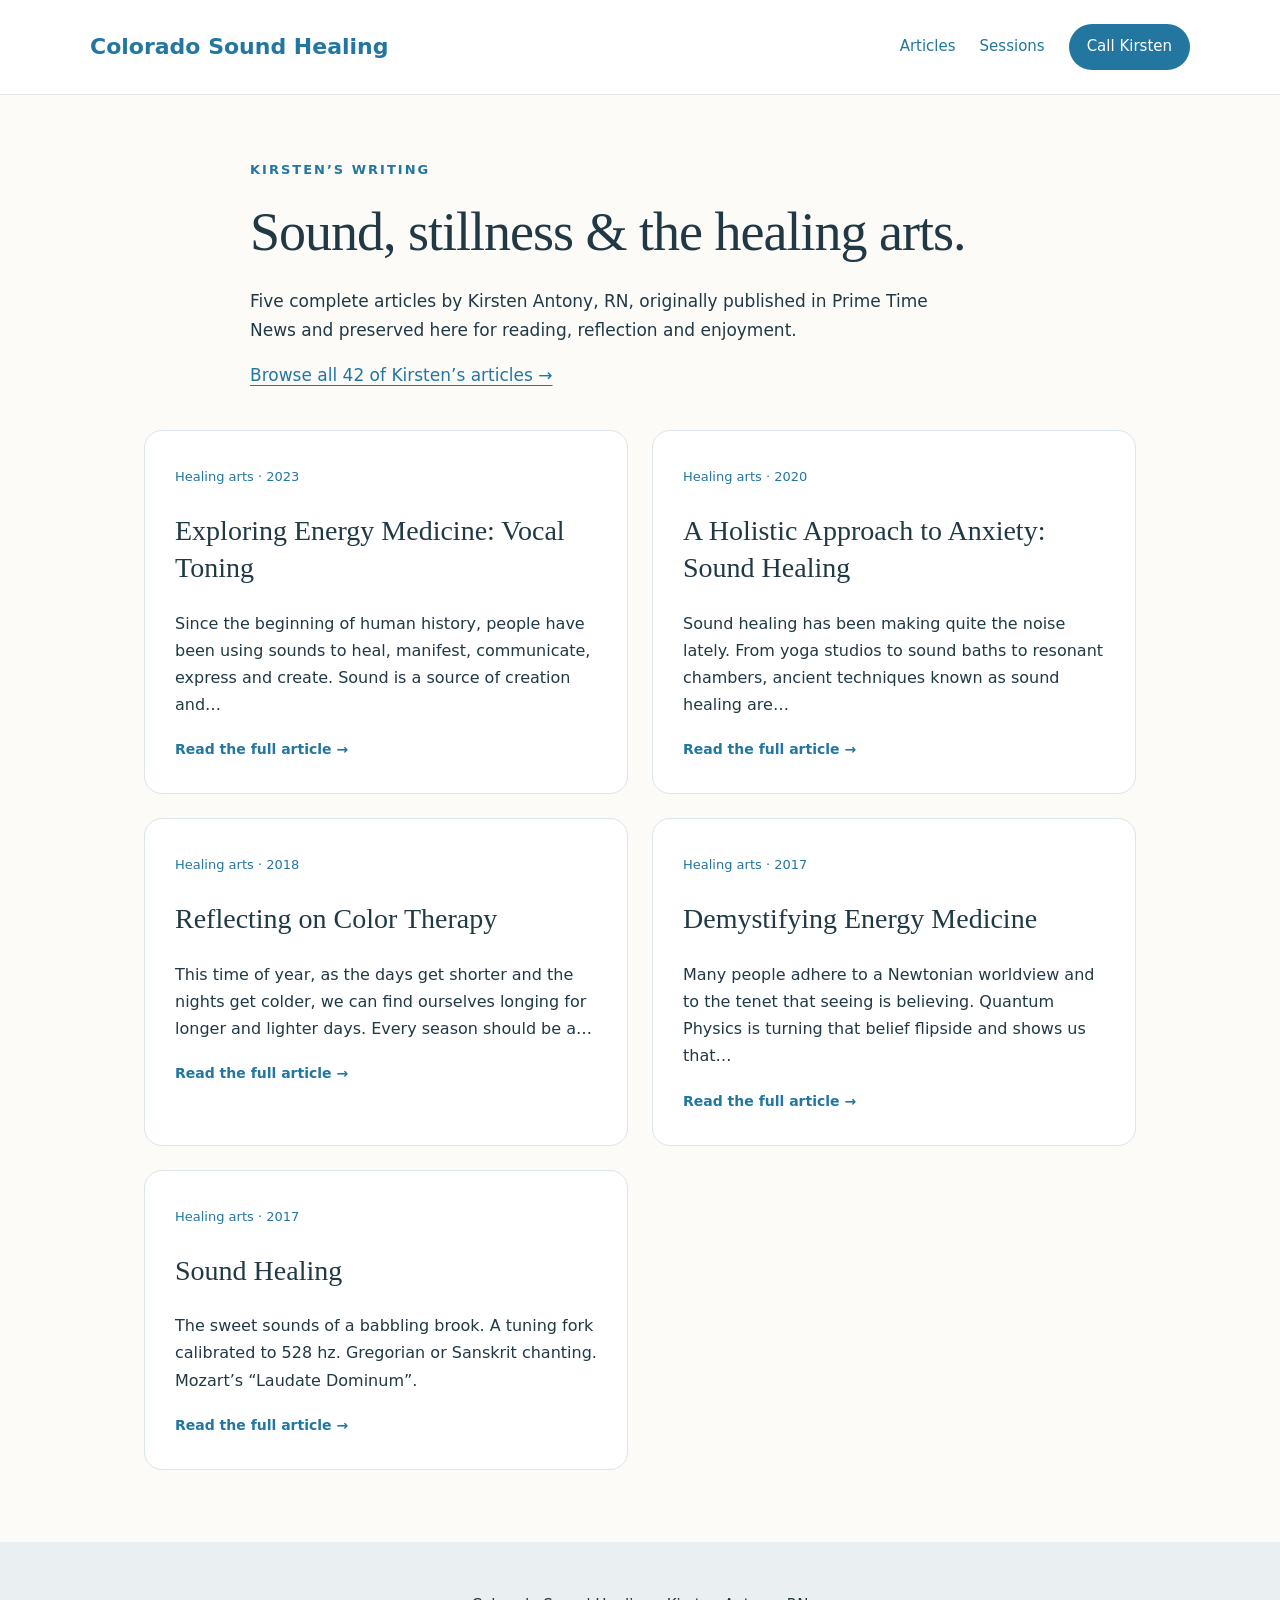
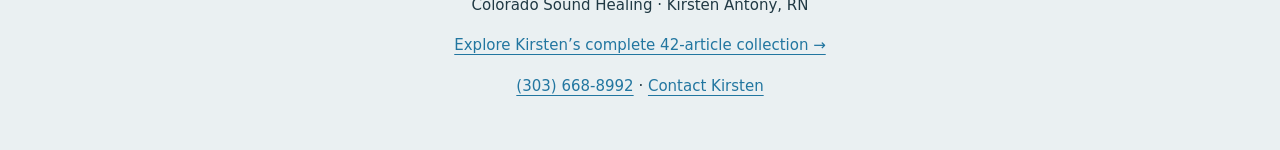
<file: articles.html>
<!doctype html><html lang="en"><head><meta charset="utf-8"><meta name="viewport" content="width=device-width,initial-scale=1"><title>Sound Healing &amp; Wellness Articles by Kirsten Antony, RN | Colorado Sound Healing</title><meta name="description" content="Read Kirsten Antony’s full articles on sound healing, vocal toning, color therapy and energy medicine, preserved from Prime Time News."><link rel="canonical" href="https://soundhealingcolorado.com/articles.html"><meta property="og:type" content="website"><meta property="og:title" content="Sound Healing &amp; Wellness Articles by Kirsten Antony, RN"><meta property="og:description" content="Read Kirsten Antony’s full articles on sound healing, vocal toning, color therapy and energy medicine, preserved from Prime Time News."><meta property="og:url" content="https://soundhealingcolorado.com/articles.html"><meta name="author" content="Kirsten Antony, RN"><link rel="icon" href="assets/img/favi.png"><link rel="stylesheet" href="assets/css/articles.css"><script type="application/ld+json">{"@context": "https://schema.org", "@type": "CollectionPage", "name": "Sound Healing & Wellness Articles by Kirsten Antony, RN", "url": "https://soundhealingcolorado.com/articles.html", "author": {"@type": "Person", "name": "Kirsten Antony", "honorificSuffix": "RN", "url": "https://coloradofootcarenurse.com/about.html"}, "mainEntity": {"@type": "ItemList", "numberOfItems": 5, "itemListElement": [{"@type": "ListItem", "position": 1, "name": "Exploring Energy Medicine: Vocal Toning", "url": "https://soundhealingcolorado.com/articles/exploring-energy-medicine-vocal-toning.html"}, {"@type": "ListItem", "position": 2, "name": "A Holistic Approach to Anxiety: Sound Healing", "url": "https://soundhealingcolorado.com/articles/a-holistic-approach-to-anxiety-sound-healing.html"}, {"@type": "ListItem", "position": 3, "name": "Reflecting on Color Therapy", "url": "https://soundhealingcolorado.com/articles/reflecting-on-color-therapy.html"}, {"@type": "ListItem", "position": 4, "name": "Demystifying Energy Medicine", "url": "https://soundhealingcolorado.com/articles/demystifying-energy-medicine.html"}, {"@type": "ListItem", "position": 5, "name": "Sound Healing", "url": "https://soundhealingcolorado.com/articles/sound-healing.html"}]}}</script></head><body><a class="skip" href="#main">Skip to article content</a><header><a class="brand" href="index.html">Colorado Sound Healing</a><nav aria-label="Main navigation"><a href="articles.html">Articles</a><a href="index.html#services">Sessions</a><a class="call" href="tel:+13036688992">Call Kirsten</a></nav></header><main id="main"><section class="intro"><p class="eyebrow">Kirsten’s writing</p><h1>Sound, stillness &amp; the healing arts.</h1><p>Five complete articles by Kirsten Antony, RN, originally published in Prime Time News and preserved here for reading, reflection and enjoyment.</p><a href="https://coloradofootcarenurse.com/articles.html">Browse all 42 of Kirsten’s articles →</a></section><section class="cards" aria-label="Article collection"><a class="card" href="articles/exploring-energy-medicine-vocal-toning.html"><span>Healing arts · 2023</span><h2>Exploring Energy Medicine: Vocal Toning</h2><p>Since the beginning of human history, people have been using sounds to heal, manifest, communicate, express and create. Sound is a source of creation and…</p><strong>Read the full article →</strong></a><a class="card" href="articles/a-holistic-approach-to-anxiety-sound-healing.html"><span>Healing arts · 2020</span><h2>A Holistic Approach to Anxiety: Sound Healing</h2><p>Sound healing has been making quite the noise lately. From yoga studios to sound baths to resonant chambers, ancient techniques known as sound healing are…</p><strong>Read the full article →</strong></a><a class="card" href="articles/reflecting-on-color-therapy.html"><span>Healing arts · 2018</span><h2>Reflecting on Color Therapy</h2><p>This time of year, as the days get shorter and the nights get colder, we can find ourselves longing for longer and lighter days. Every season should be a…</p><strong>Read the full article →</strong></a><a class="card" href="articles/demystifying-energy-medicine.html"><span>Healing arts · 2017</span><h2>Demystifying Energy Medicine</h2><p>Many people adhere to a Newtonian worldview and to the tenet that seeing is believing. Quantum Physics is turning that belief flipside and shows us that…</p><strong>Read the full article →</strong></a><a class="card" href="articles/sound-healing.html"><span>Healing arts · 2017</span><h2>Sound Healing</h2><p>The sweet sounds of a babbling brook. A tuning fork calibrated to 528 hz. Gregorian or Sanskrit chanting. Mozart’s “Laudate Dominum”.</p><strong>Read the full article →</strong></a></section></main><footer><p>Colorado Sound Healing · Kirsten Antony, RN</p><a href="https://coloradofootcarenurse.com/articles.html">Explore Kirsten’s complete 42-article collection →</a><p><a href="tel:+13036688992">(303) 668-8992</a> · <a href="index.html#contact">Contact Kirsten</a></p></footer></body></html>
</file>
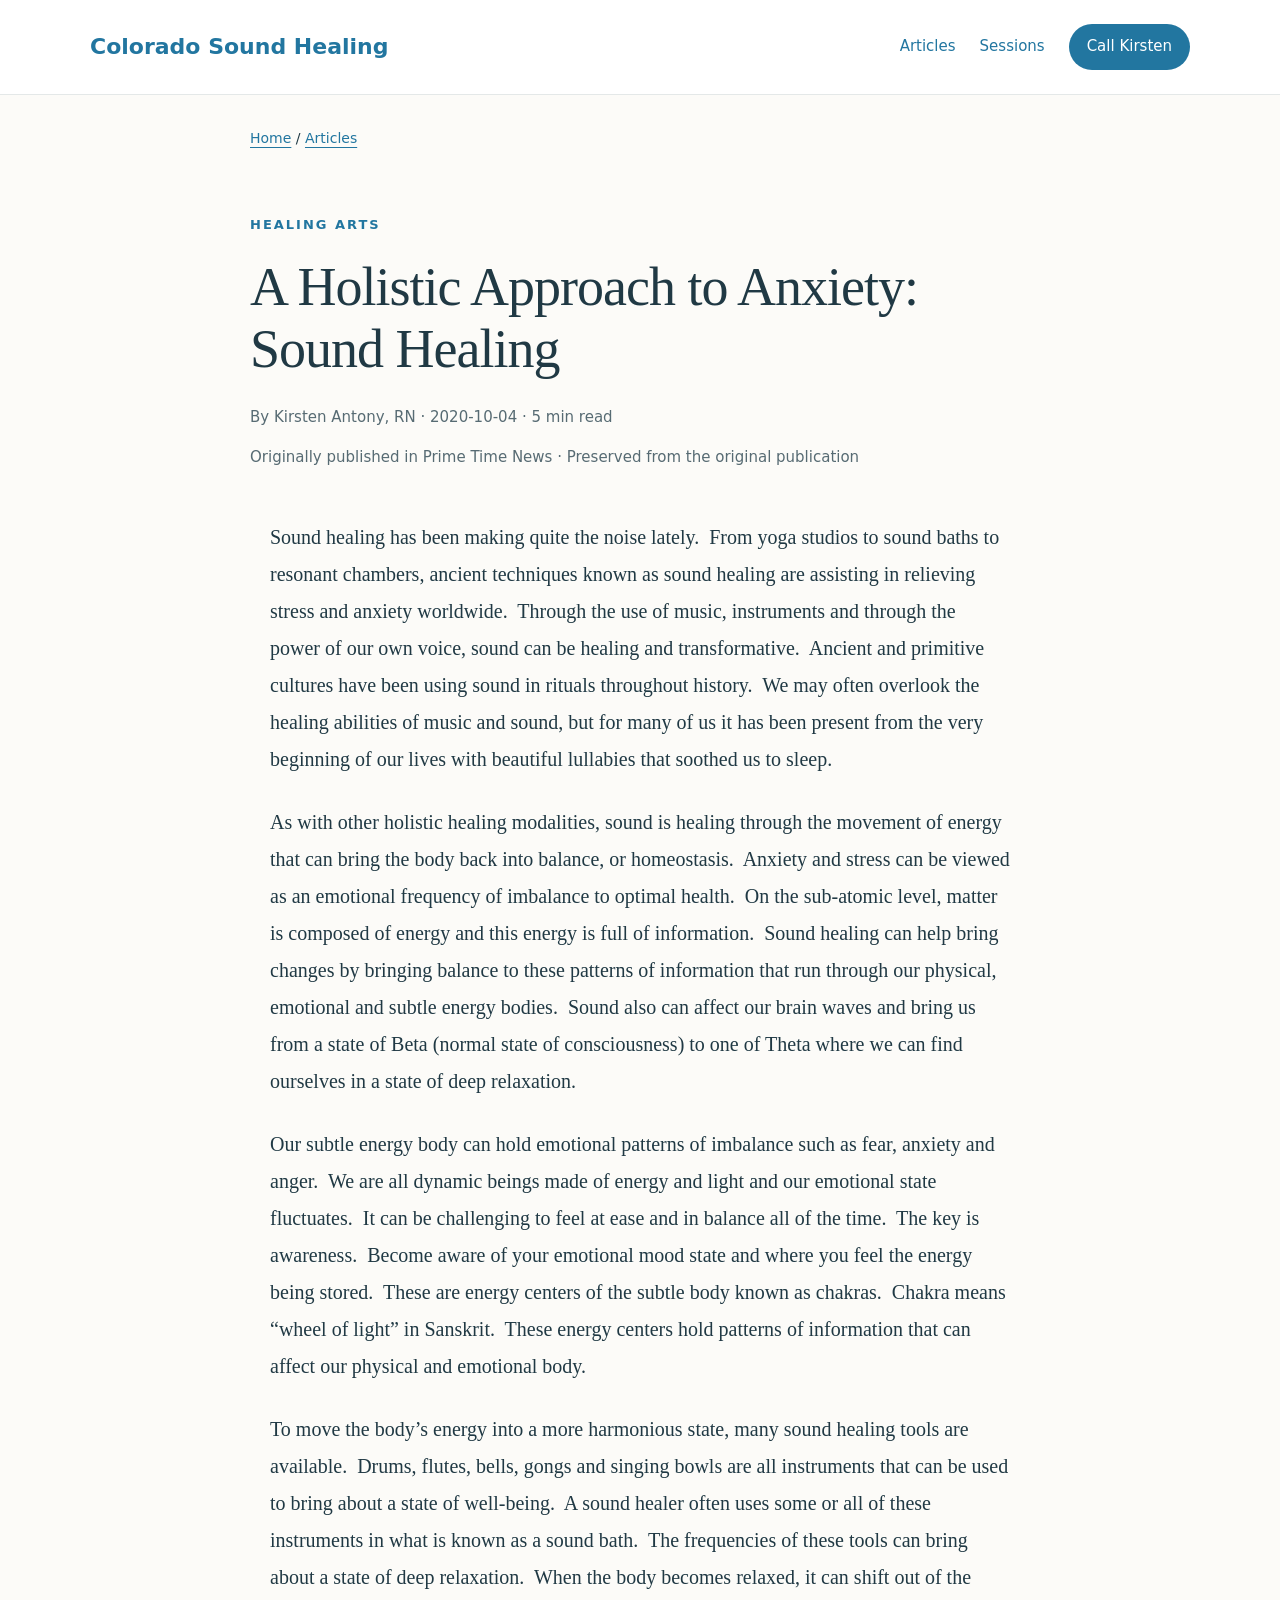
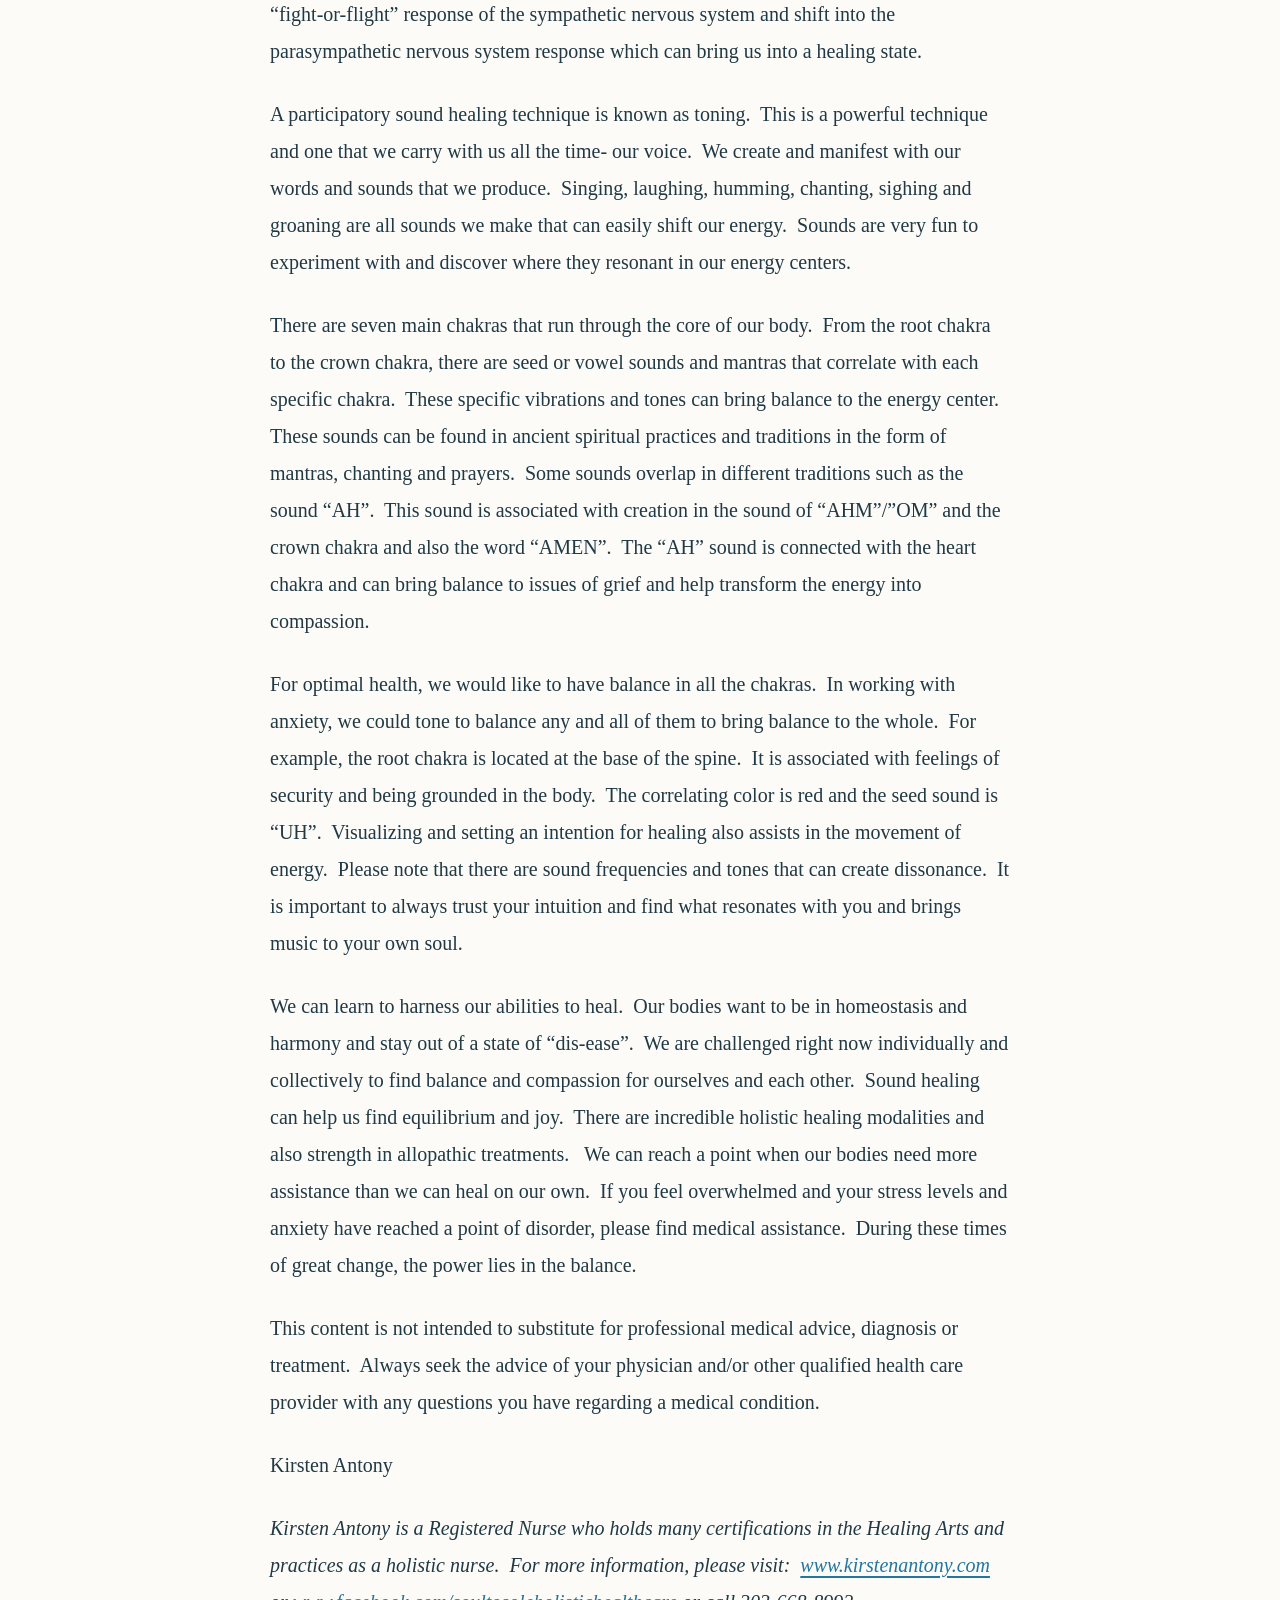
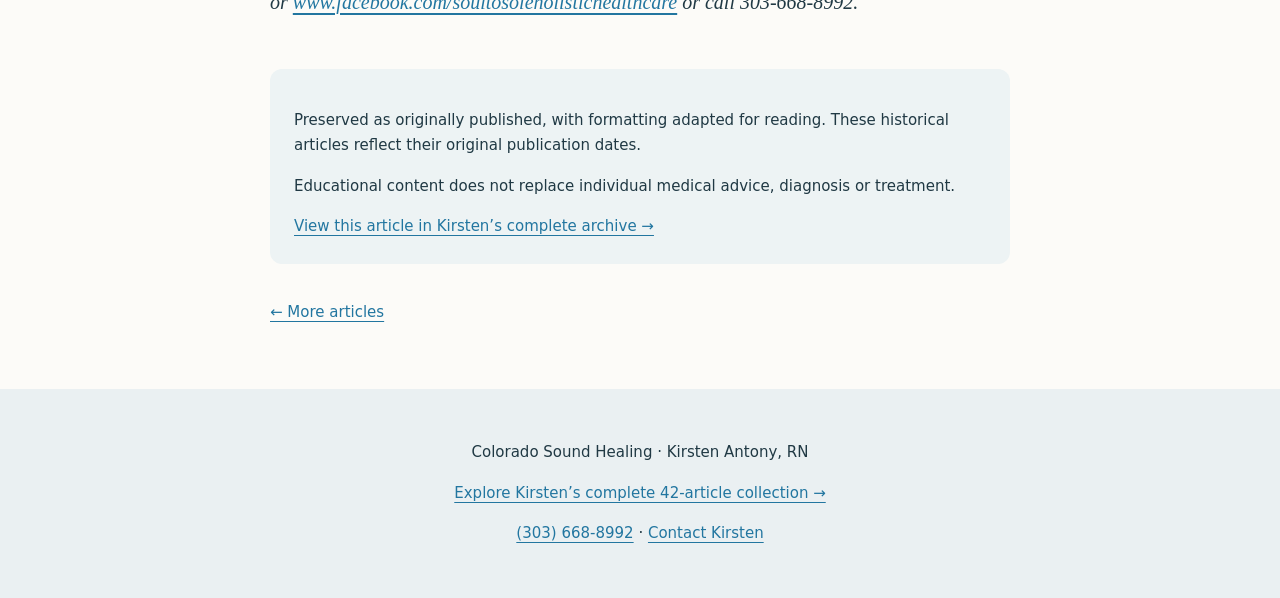
<file: articles/a-holistic-approach-to-anxiety-sound-healing.html>
<!doctype html><html lang="en"><head><meta charset="utf-8"><meta name="viewport" content="width=device-width,initial-scale=1"><title>A Holistic Approach to Anxiety: Sound Healing | Colorado Sound Healing</title><meta name="description" content="Sound healing has been making quite the noise lately. From yoga studios to sound baths to resonant chambers, ancient techniques known as sound healing are…"><link rel="canonical" href="https://coloradofootcarenurse.com/articles/a-holistic-approach-to-anxiety-sound-healing.html"><meta property="og:type" content="article"><meta property="og:title" content="A Holistic Approach to Anxiety: Sound Healing"><meta property="og:description" content="Sound healing has been making quite the noise lately. From yoga studios to sound baths to resonant chambers, ancient techniques known as sound healing are…"><meta property="og:url" content="https://coloradofootcarenurse.com/articles/a-holistic-approach-to-anxiety-sound-healing.html"><meta name="author" content="Kirsten Antony, RN"><link rel="icon" href="../assets/img/favi.png"><link rel="stylesheet" href="../assets/css/articles.css"><script type="application/ld+json">{"@context": "https://schema.org", "@type": "Article", "name": "A Holistic Approach to Anxiety: Sound Healing", "url": "https://coloradofootcarenurse.com/articles/a-holistic-approach-to-anxiety-sound-healing.html", "author": {"@type": "Person", "name": "Kirsten Antony", "honorificSuffix": "RN", "url": "https://coloradofootcarenurse.com/about.html"}, "headline": "A Holistic Approach to Anxiety: Sound Healing", "datePublished": "2020-10-04", "articleSection": "Healing arts", "mainEntityOfPage": "https://coloradofootcarenurse.com/articles/a-holistic-approach-to-anxiety-sound-healing.html"}</script></head><body><a class="skip" href="#main">Skip to article content</a><header><a class="brand" href="../index.html">Colorado Sound Healing</a><nav aria-label="Main navigation"><a href="../articles.html">Articles</a><a href="../index.html#services">Sessions</a><a class="call" href="tel:+13036688992">Call Kirsten</a></nav></header><main id="main"><nav class="breadcrumbs" aria-label="Breadcrumb"><a href="../index.html">Home</a> / <a href="../articles.html">Articles</a></nav><section class="intro"><p class="eyebrow">Healing arts</p><h1>A Holistic Approach to Anxiety: Sound Healing</h1><p class="byline">By Kirsten Antony, RN · <time datetime="2020-10-04">2020-10-04</time> · 5 min read</p><p class="publication">Originally published in Prime Time News · Preserved from the original publication</p></section><article class="prose">
								
<p>Sound healing has been making quite the noise lately.  From yoga studios to sound baths to resonant chambers, ancient techniques known as sound healing are assisting in relieving stress and anxiety worldwide.  Through the use of music, instruments and through the power of our own voice, sound can be healing and transformative.  Ancient and primitive cultures have been using sound in rituals throughout history.  We may often overlook the healing abilities of music and sound, but for many of us it has been present from the very beginning of our lives with beautiful lullabies that soothed us to sleep.</p>
<p>As with other holistic healing modalities, sound is healing through the movement of energy that can bring the body back into balance, or homeostasis.  Anxiety and stress can be viewed as an emotional frequency of imbalance to optimal health.  On the sub-atomic level, matter is composed of energy and this energy is full of information.  Sound healing can help bring changes by bringing balance to these patterns of information that run through our physical, emotional and subtle energy bodies.  Sound also can affect our brain waves and bring us from a state of Beta (normal state of consciousness) to one of Theta where we can find ourselves in a state of deep relaxation. </p>
<p>Our subtle energy body can hold emotional patterns of imbalance such as fear, anxiety and anger.  We are all dynamic beings made of energy and light and our emotional state fluctuates.  It can be challenging to feel at ease and in balance all of the time.  The key is awareness.  Become aware of your emotional mood state and where you feel the energy being stored.  These are energy centers of the subtle body known as chakras.  Chakra means “wheel of light” in Sanskrit.  These energy centers hold patterns of information that can affect our physical and emotional body.   </p>
<p>To move the body’s energy into a more harmonious state, many sound healing tools are available.  Drums, flutes, bells, gongs and singing bowls are all instruments that can be used to bring about a state of well-being.  A sound healer often uses some or all of these instruments in what is known as a sound bath.  The frequencies of these tools can bring about a state of deep relaxation.  When the body becomes relaxed, it can shift out of the “fight-or-flight” response of the sympathetic nervous system and shift into the parasympathetic nervous system response which can bring us into a healing state.</p>
<p>A participatory sound healing technique is known as toning.  This is a powerful technique and one that we carry with us all the time- our voice.  We create and manifest with our words and sounds that we produce.  Singing, laughing, humming, chanting, sighing and groaning are all sounds we make that can easily shift our energy.  Sounds are very fun to experiment with and discover where they resonant in our energy centers. </p>
<p>There are seven main chakras that run through the core of our body.  From the root chakra to the crown chakra, there are seed or vowel sounds and mantras that correlate with each specific chakra.  These specific vibrations and tones can bring balance to the energy center.  These sounds can be found in ancient spiritual practices and traditions in the form of mantras, chanting and prayers.  Some sounds overlap in different traditions such as the sound “AH”.  This sound is associated with creation in the sound of “AHM”/”OM” and the crown chakra and also the word “AMEN”.  The “AH” sound is connected with the heart chakra and can bring balance to issues of grief and help transform the energy into compassion.  </p>
<p>For optimal health, we would like to have balance in all the chakras.  In working with anxiety, we could tone to balance any and all of them to bring balance to the whole.  For example, the root chakra is located at the base of the spine.  It is associated with feelings of security and being grounded in the body.  The correlating color is red and the seed sound is “UH”.  Visualizing and setting an intention for healing also assists in the movement of energy.  Please note that there are sound frequencies and tones that can create dissonance.  It is important to always trust your intuition and find what resonates with you and brings music to your own soul.  </p>
<p>We can learn to harness our abilities to heal.  Our bodies want to be in homeostasis and harmony and stay out of a state of “dis-ease”.  We are challenged right now individually and collectively to find balance and compassion for ourselves and each other.  Sound healing can help us find equilibrium and joy.  There are incredible holistic healing modalities and also strength in allopathic treatments.   We can reach a point when our bodies need more assistance than we can heal on our own.  If you feel overwhelmed and your stress levels and anxiety have reached a point of disorder, please find medical assistance.  During these times of great change, the power lies in the balance. </p>
<p>This content is not intended to substitute for professional medical advice, diagnosis or treatment.  Always seek the advice of your physician and/or other qualified health care provider with any questions you have regarding a medical condition.</p>
<p>Kirsten Antony</p>
<p><em>Kirsten Antony is a Registered Nurse who holds many certifications in the Healing Arts and practices as a holistic nurse.  For more information, please visit:  <a href="http://www.kirstenantony.com">www.kirstenantony.com</a> or <a href="http://www.facebook.com/soultosoleholistichealthcare">www.facebook.com/soultosoleholistichealthcare</a> or call 303-668-8992.</em></p>
							


														</article><aside class="note"><p>Preserved as originally published, with formatting adapted for reading. These historical articles reflect their original publication dates.</p><p>Educational content does not replace individual medical advice, diagnosis or treatment.</p><a href="https://coloradofootcarenurse.com/articles/a-holistic-approach-to-anxiety-sound-healing.html">View this article in Kirsten’s complete archive →</a></aside><div class="reader-end"><a href="../articles.html">← More articles</a></div></main><footer><p>Colorado Sound Healing · Kirsten Antony, RN</p><a href="https://coloradofootcarenurse.com/articles.html">Explore Kirsten’s complete 42-article collection →</a><p><a href="tel:+13036688992">(303) 668-8992</a> · <a href="../index.html#contact">Contact Kirsten</a></p></footer></body></html>
</file>
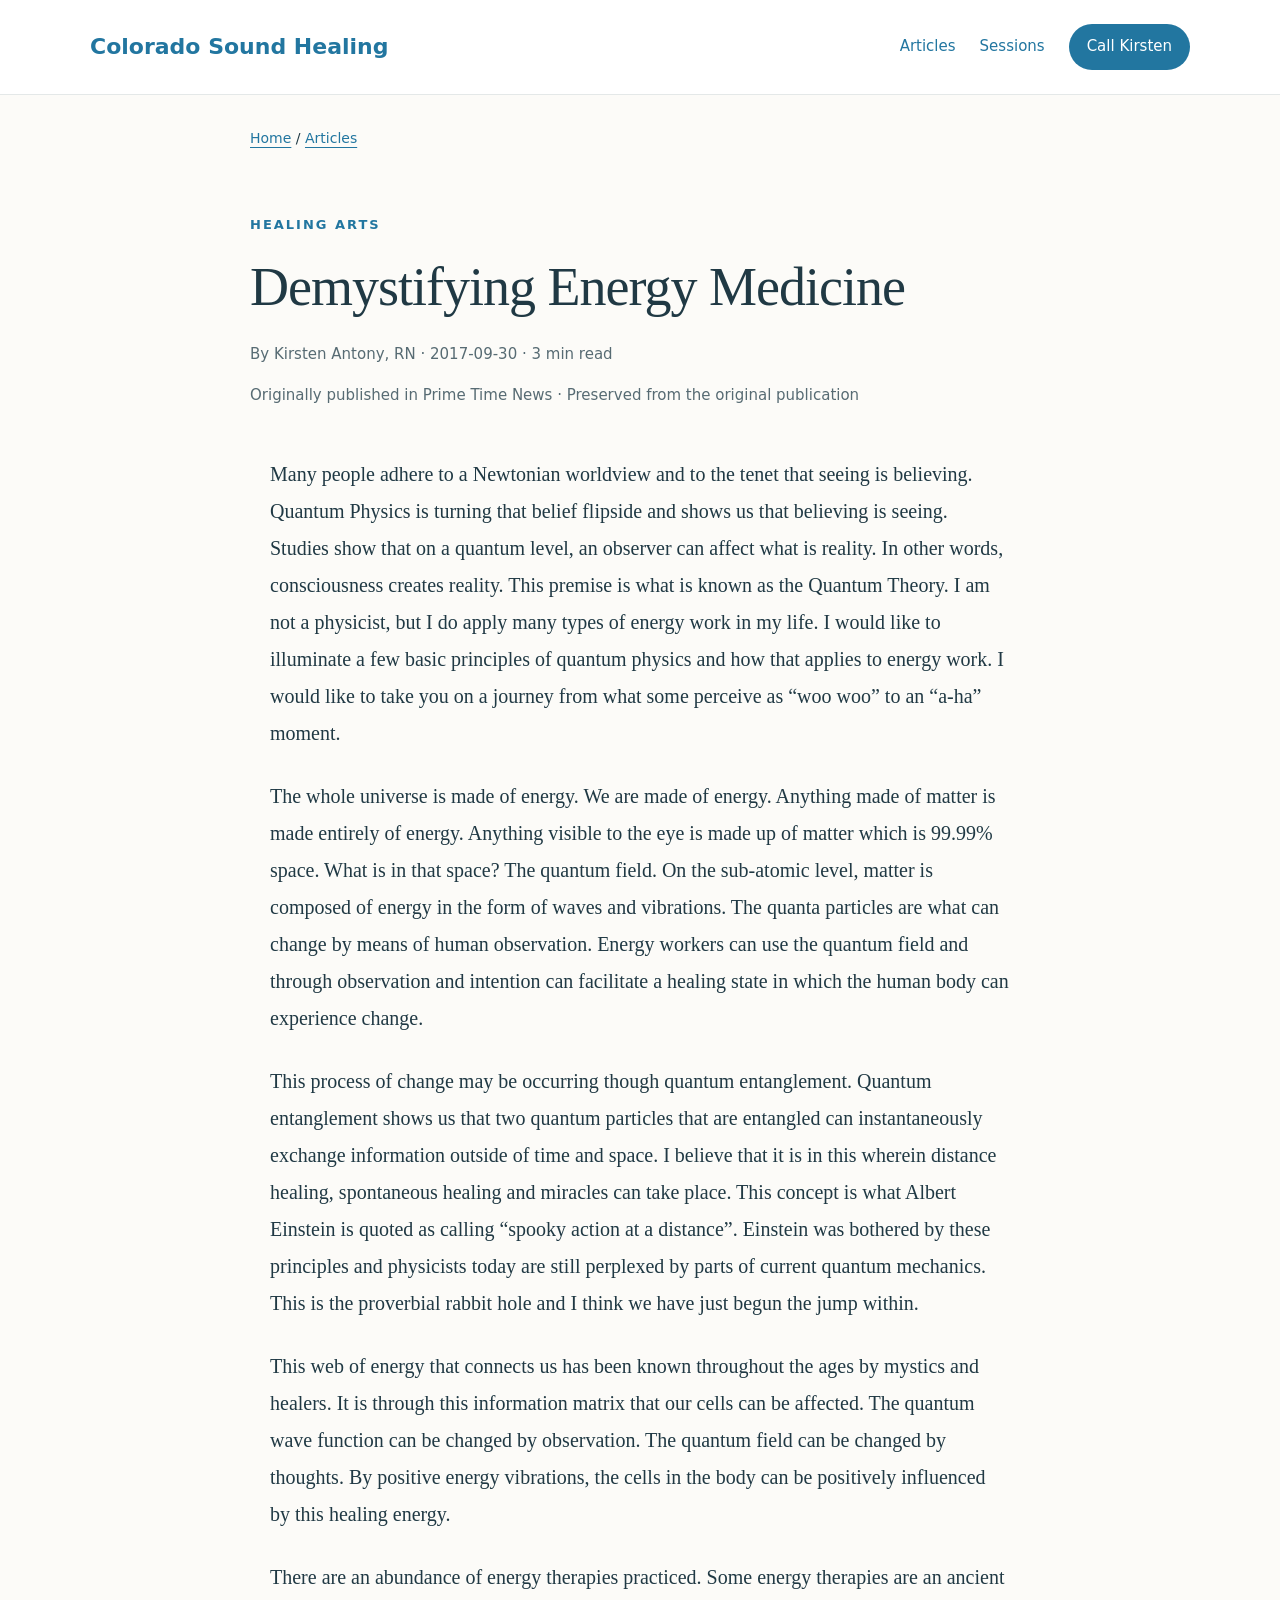
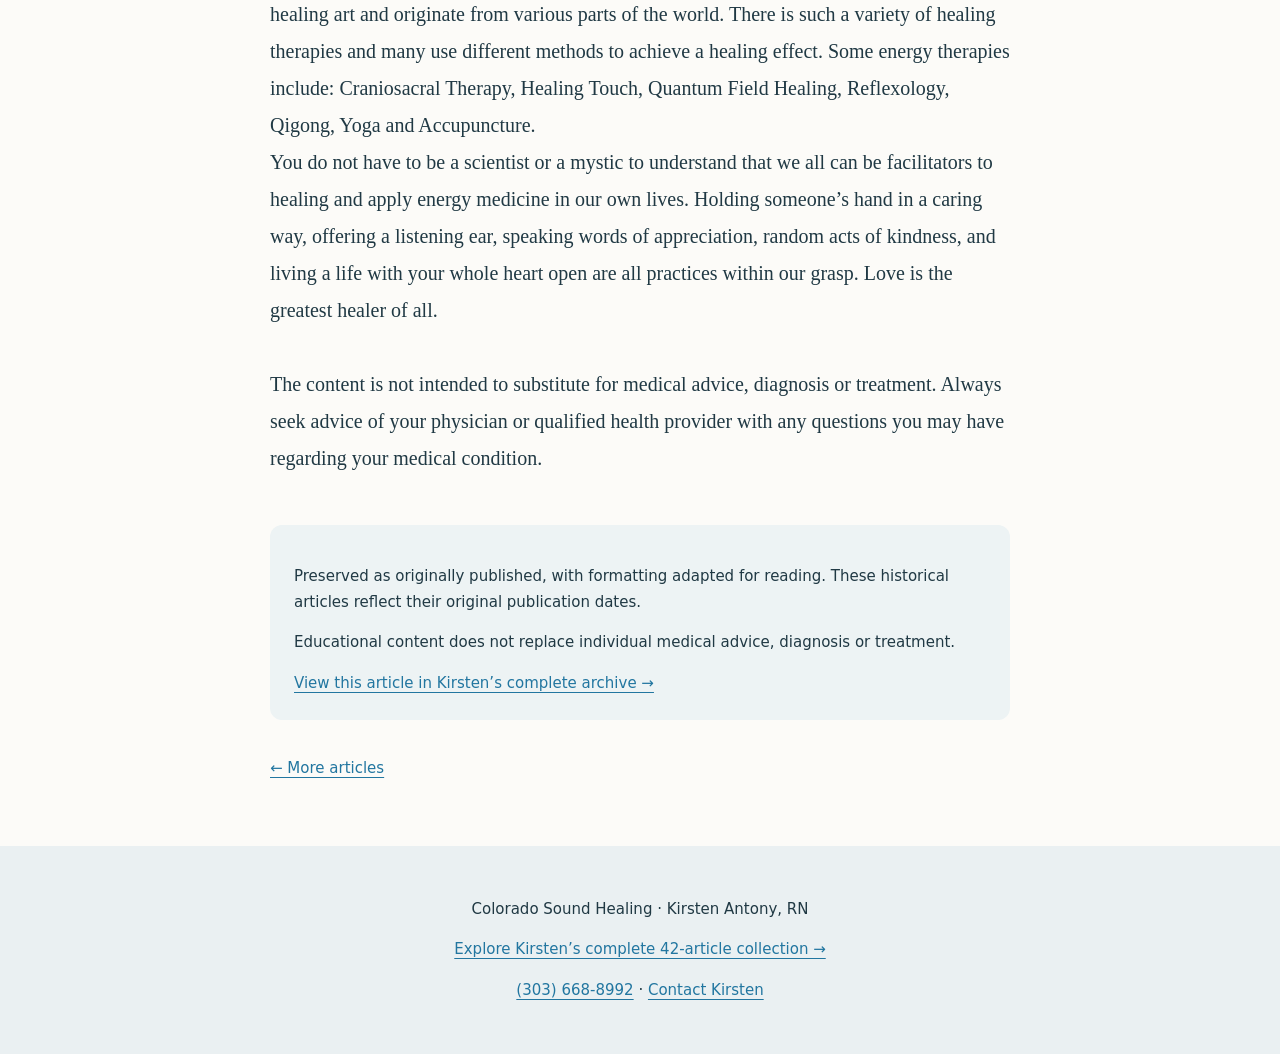
<file: articles/demystifying-energy-medicine.html>
<!doctype html><html lang="en"><head><meta charset="utf-8"><meta name="viewport" content="width=device-width,initial-scale=1"><title>Demystifying Energy Medicine | Colorado Sound Healing</title><meta name="description" content="Many people adhere to a Newtonian worldview and to the tenet that seeing is believing. Quantum Physics is turning that belief flipside and shows us that…"><link rel="canonical" href="https://coloradofootcarenurse.com/articles/demystifying-energy-medicine.html"><meta property="og:type" content="article"><meta property="og:title" content="Demystifying Energy Medicine"><meta property="og:description" content="Many people adhere to a Newtonian worldview and to the tenet that seeing is believing. Quantum Physics is turning that belief flipside and shows us that…"><meta property="og:url" content="https://coloradofootcarenurse.com/articles/demystifying-energy-medicine.html"><meta name="author" content="Kirsten Antony, RN"><link rel="icon" href="../assets/img/favi.png"><link rel="stylesheet" href="../assets/css/articles.css"><script type="application/ld+json">{"@context": "https://schema.org", "@type": "Article", "name": "Demystifying Energy Medicine", "url": "https://coloradofootcarenurse.com/articles/demystifying-energy-medicine.html", "author": {"@type": "Person", "name": "Kirsten Antony", "honorificSuffix": "RN", "url": "https://coloradofootcarenurse.com/about.html"}, "headline": "Demystifying Energy Medicine", "datePublished": "2017-09-30", "articleSection": "Healing arts", "mainEntityOfPage": "https://coloradofootcarenurse.com/articles/demystifying-energy-medicine.html"}</script></head><body><a class="skip" href="#main">Skip to article content</a><header><a class="brand" href="../index.html">Colorado Sound Healing</a><nav aria-label="Main navigation"><a href="../articles.html">Articles</a><a href="../index.html#services">Sessions</a><a class="call" href="tel:+13036688992">Call Kirsten</a></nav></header><main id="main"><nav class="breadcrumbs" aria-label="Breadcrumb"><a href="../index.html">Home</a> / <a href="../articles.html">Articles</a></nav><section class="intro"><p class="eyebrow">Healing arts</p><h1>Demystifying Energy Medicine</h1><p class="byline">By Kirsten Antony, RN · <time datetime="2017-09-30">2017-09-30</time> · 3 min read</p><p class="publication">Originally published in Prime Time News · Preserved from the original publication</p></section><article class="prose"><p>Many people adhere to a Newtonian worldview and to the tenet that seeing is believing. Quantum Physics is turning that belief flipside and shows us that believing is seeing. Studies show that on a quantum level, an observer can affect what is reality. In other words, consciousness creates reality. This premise is what is known as the Quantum Theory. I am not a physicist, but I do apply many types of energy work in my life. I would like to illuminate a few basic principles of quantum physics and how that applies to energy work. I would like to take you on a journey from what some perceive as “woo woo” to an “a-ha” moment.</p><p>The whole universe is made of energy. We are made of energy. Anything made of matter is made entirely of energy. Anything visible to the eye is made up of matter which is 99.99% space. What is in that space? The quantum field. On the sub-atomic level, matter is composed of energy in the form of waves and vibrations. The quanta particles are what can change by means of human observation. Energy workers can use the quantum field and through observation and intention can facilitate a healing state in which the human body can experience change.</p><p>This process of change may be occurring though quantum entanglement. Quantum entanglement shows us that two quantum particles that are entangled can instantaneously exchange information outside of time and space. I believe that it is in this wherein distance healing, spontaneous healing and miracles can take place. This concept is what Albert Einstein is quoted as calling “spooky action at a distance”. Einstein was bothered by these principles and physicists today are still perplexed by parts of current quantum mechanics. This is the proverbial rabbit hole and I think we have just begun the jump within.</p><p>This web of energy that connects us has been known throughout the ages by mystics and healers. It is through this information matrix that our cells can be affected. The quantum wave function can be changed by observation. The quantum field can be changed by thoughts. By positive energy vibrations, the cells in the body can be positively influenced by this healing energy.</p><p>There are an abundance of energy therapies practiced. Some energy therapies are an ancient healing art and originate from various parts of the world. There is such a variety of healing therapies and many use different methods to achieve a healing effect. Some energy therapies include: Craniosacral Therapy, Healing Touch, Quantum Field Healing, Reflexology, Qigong, Yoga and Accupuncture.<br>You do not have to be a scientist or a mystic to understand that we all can be facilitators to healing and apply energy medicine in our own lives. Holding someone’s hand in a caring way, offering a listening ear, speaking words of appreciation, random acts of kindness, and living a life with your whole heart open are all practices within our grasp. Love is the greatest healer of all.<br>​<br>The content is not intended to substitute for medical advice, diagnosis or treatment. Always seek advice of your physician or qualified health provider with any questions you may have regarding your medical condition.</p></article><aside class="note"><p>Preserved as originally published, with formatting adapted for reading. These historical articles reflect their original publication dates.</p><p>Educational content does not replace individual medical advice, diagnosis or treatment.</p><a href="https://coloradofootcarenurse.com/articles/demystifying-energy-medicine.html">View this article in Kirsten’s complete archive →</a></aside><div class="reader-end"><a href="../articles.html">← More articles</a></div></main><footer><p>Colorado Sound Healing · Kirsten Antony, RN</p><a href="https://coloradofootcarenurse.com/articles.html">Explore Kirsten’s complete 42-article collection →</a><p><a href="tel:+13036688992">(303) 668-8992</a> · <a href="../index.html#contact">Contact Kirsten</a></p></footer></body></html>
</file>
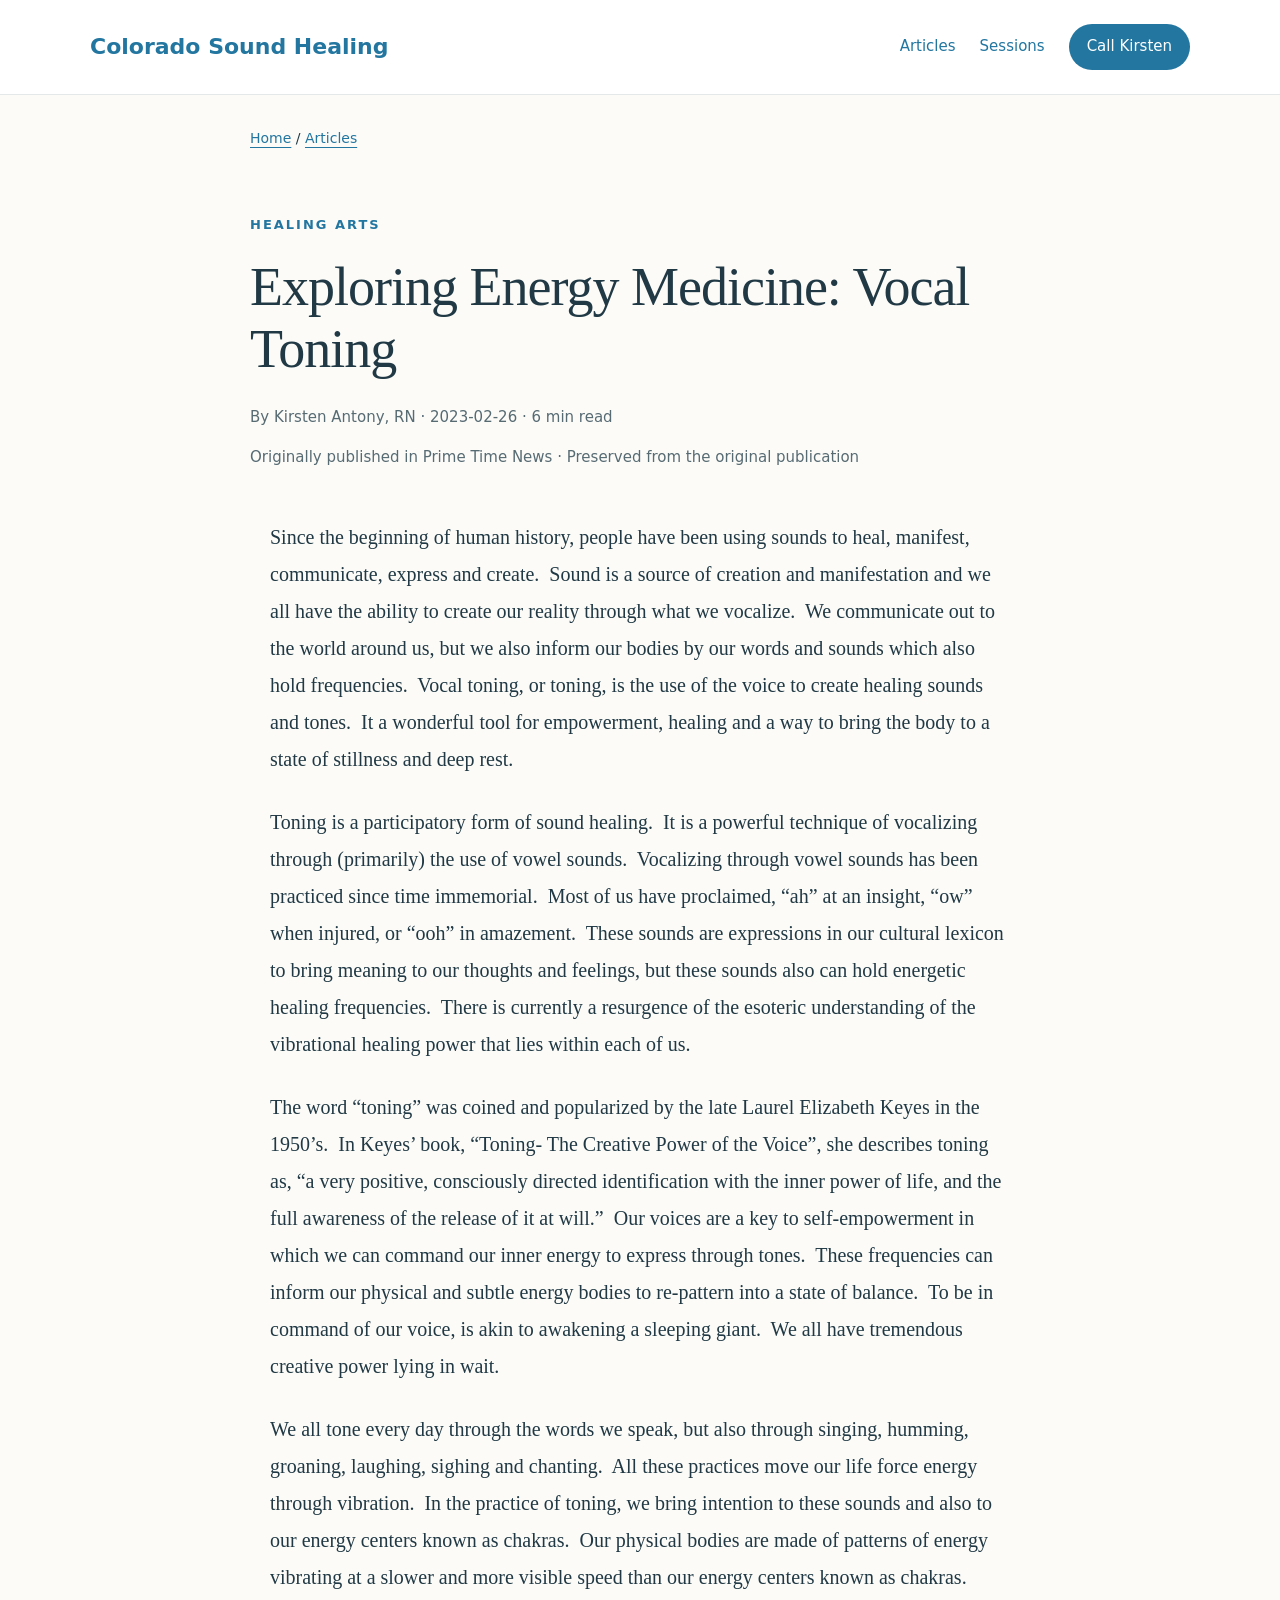
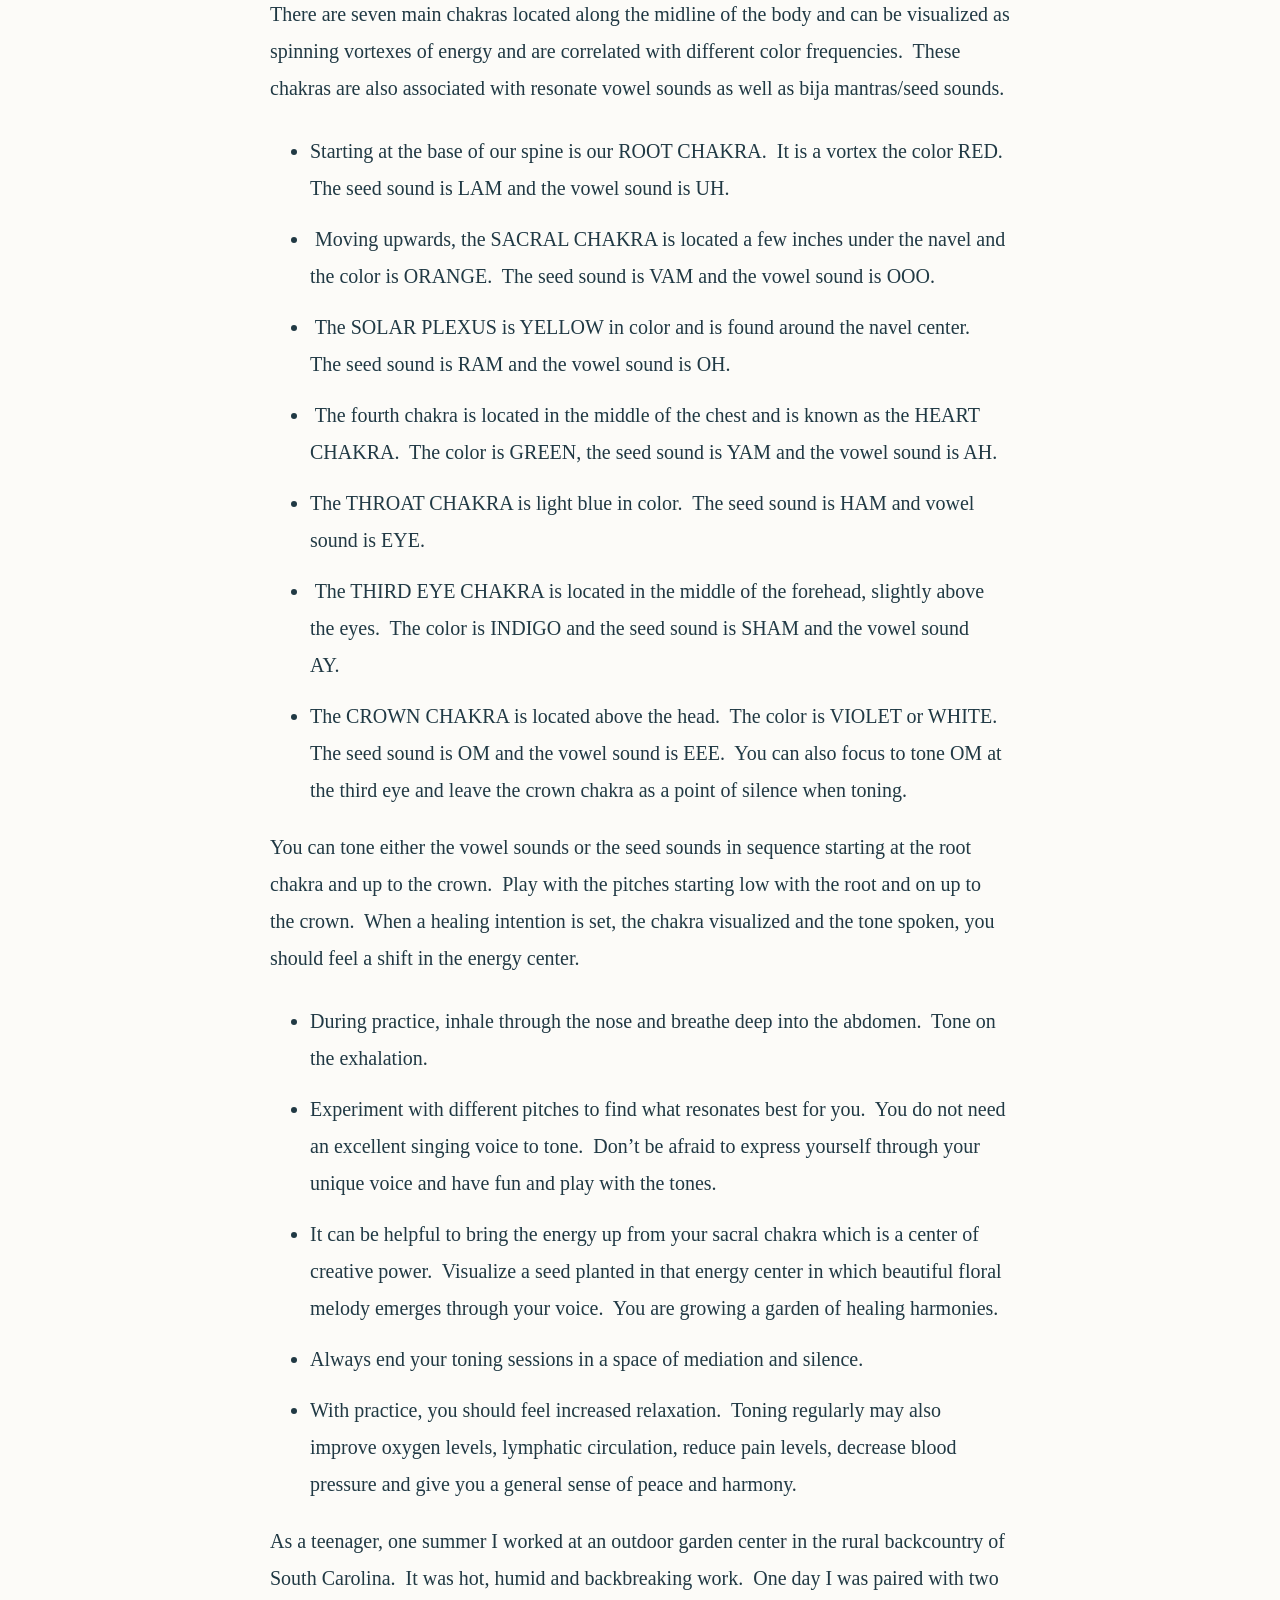
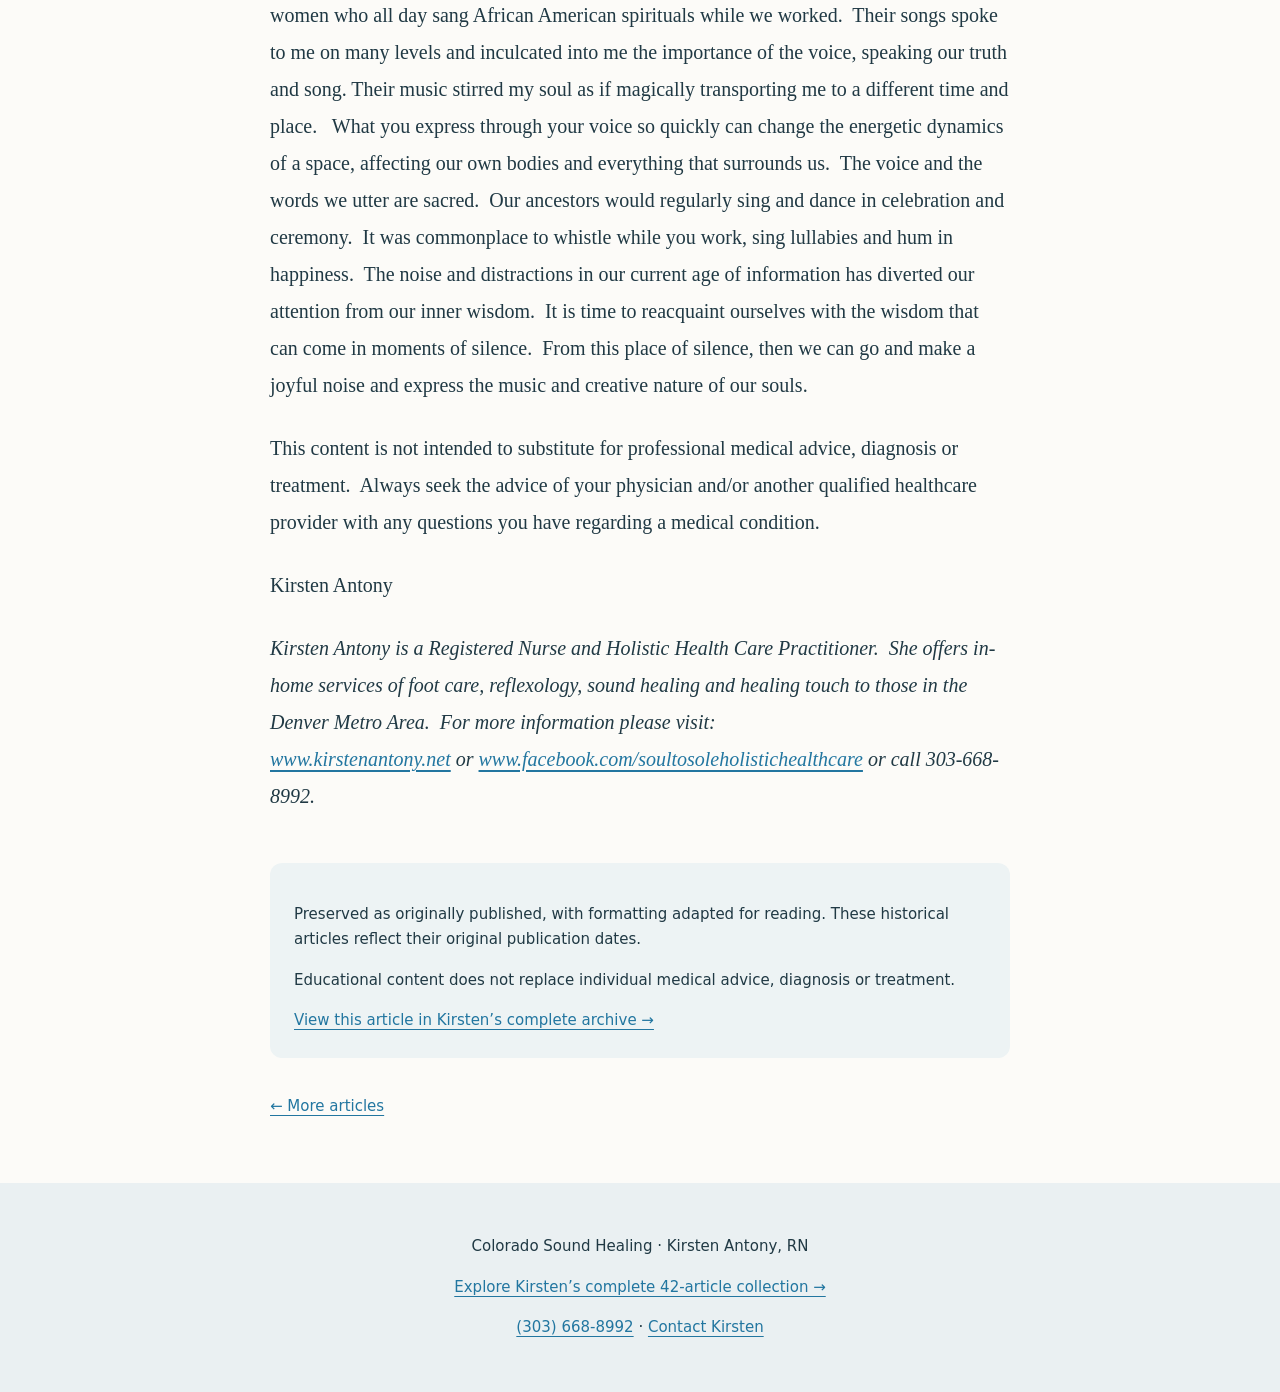
<file: articles/exploring-energy-medicine-vocal-toning.html>
<!doctype html><html lang="en"><head><meta charset="utf-8"><meta name="viewport" content="width=device-width,initial-scale=1"><title>Exploring Energy Medicine: Vocal Toning | Colorado Sound Healing</title><meta name="description" content="Since the beginning of human history, people have been using sounds to heal, manifest, communicate, express and create. Sound is a source of creation and…"><link rel="canonical" href="https://coloradofootcarenurse.com/articles/exploring-energy-medicine-vocal-toning.html"><meta property="og:type" content="article"><meta property="og:title" content="Exploring Energy Medicine: Vocal Toning"><meta property="og:description" content="Since the beginning of human history, people have been using sounds to heal, manifest, communicate, express and create. Sound is a source of creation and…"><meta property="og:url" content="https://coloradofootcarenurse.com/articles/exploring-energy-medicine-vocal-toning.html"><meta name="author" content="Kirsten Antony, RN"><link rel="icon" href="../assets/img/favi.png"><link rel="stylesheet" href="../assets/css/articles.css"><script type="application/ld+json">{"@context": "https://schema.org", "@type": "Article", "name": "Exploring Energy Medicine: Vocal Toning", "url": "https://coloradofootcarenurse.com/articles/exploring-energy-medicine-vocal-toning.html", "author": {"@type": "Person", "name": "Kirsten Antony", "honorificSuffix": "RN", "url": "https://coloradofootcarenurse.com/about.html"}, "headline": "Exploring Energy Medicine: Vocal Toning", "datePublished": "2023-02-26", "articleSection": "Healing arts", "mainEntityOfPage": "https://coloradofootcarenurse.com/articles/exploring-energy-medicine-vocal-toning.html"}</script></head><body><a class="skip" href="#main">Skip to article content</a><header><a class="brand" href="../index.html">Colorado Sound Healing</a><nav aria-label="Main navigation"><a href="../articles.html">Articles</a><a href="../index.html#services">Sessions</a><a class="call" href="tel:+13036688992">Call Kirsten</a></nav></header><main id="main"><nav class="breadcrumbs" aria-label="Breadcrumb"><a href="../index.html">Home</a> / <a href="../articles.html">Articles</a></nav><section class="intro"><p class="eyebrow">Healing arts</p><h1>Exploring Energy Medicine: Vocal Toning</h1><p class="byline">By Kirsten Antony, RN · <time datetime="2023-02-26">2023-02-26</time> · 6 min read</p><p class="publication">Originally published in Prime Time News · Preserved from the original publication</p></section><article class="prose">
								
<p>Since the beginning of human history, people have been using sounds to heal, manifest, communicate, express and create.  Sound is a source of creation and manifestation and we all have the ability to create our reality through what we vocalize.  We communicate out to the world around us, but we also inform our bodies by our words and sounds which also hold frequencies.  Vocal toning, or toning, is the use of the voice to create healing sounds and tones.  It a wonderful tool for empowerment, healing and a way to bring the body to a state of stillness and deep rest.</p>
<p>Toning is a participatory form of sound healing.  It is a powerful technique of vocalizing through (primarily) the use of vowel sounds.  Vocalizing through vowel sounds has been practiced since time immemorial.  Most of us have proclaimed, “ah” at an insight, “ow” when injured, or “ooh” in amazement.  These sounds are expressions in our cultural lexicon to bring meaning to our thoughts and feelings, but these sounds also can hold energetic healing frequencies.  There is currently a resurgence of the esoteric understanding of the vibrational healing power that lies within each of us. </p>
<p>The word “toning” was coined and popularized by the late Laurel Elizabeth Keyes in the 1950’s.  In Keyes’ book, “Toning- The Creative Power of the Voice”, she describes toning as, “a very positive, consciously directed identification with the inner power of life, and the full awareness of the release of it at will.”  Our voices are a key to self-empowerment in which we can command our inner energy to express through tones.  These frequencies can inform our physical and subtle energy bodies to re-pattern into a state of balance.  To be in command of our voice, is akin to awakening a sleeping giant.  We all have tremendous creative power lying in wait.</p>
<p>We all tone every day through the words we speak, but also through singing, humming, groaning, laughing, sighing and chanting.  All these practices move our life force energy through vibration.  In the practice of toning, we bring intention to these sounds and also to our energy centers known as chakras.  Our physical bodies are made of patterns of energy vibrating at a slower and more visible speed than our energy centers known as chakras.  There are seven main chakras located along the midline of the body and can be visualized as spinning vortexes of energy and are correlated with different color frequencies.  These chakras are also associated with resonate vowel sounds as well as bija mantras/seed sounds. </p>
<ul>
<li>Starting at the base of our spine is our ROOT CHAKRA.  It is a vortex the color RED.  The seed sound is LAM and the vowel sound is UH. </li>
<li> Moving upwards, the SACRAL CHAKRA is located a few inches under the navel and the color is ORANGE.  The seed sound is VAM and the vowel sound is OOO. </li>
<li> The SOLAR PLEXUS is YELLOW in color and is found around the navel center.  The seed sound is RAM and the vowel sound is OH. </li>
<li> The fourth chakra is located in the middle of the chest and is known as the HEART CHAKRA.  The color is GREEN, the seed sound is YAM and the vowel sound is AH.  </li>
<li>The THROAT CHAKRA is light blue in color.  The seed sound is HAM and vowel sound is EYE. </li>
<li> The THIRD EYE CHAKRA is located in the middle of the forehead, slightly above the eyes.  The color is INDIGO and the seed sound is SHAM and the vowel sound AY.  </li>
<li>The CROWN CHAKRA is located above the head.  The color is VIOLET or WHITE.  The seed sound is OM and the vowel sound is EEE.  You can also focus to tone OM at the third eye and leave the crown chakra as a point of silence when toning.</li>
</ul>
<p>You can tone either the vowel sounds or the seed sounds in sequence starting at the root chakra and up to the crown.  Play with the pitches starting low with the root and on up to the crown.  When a healing intention is set, the chakra visualized and the tone spoken, you should feel a shift in the energy center. </p>
<ul>
<li>During practice, inhale through the nose and breathe deep into the abdomen.  Tone on the exhalation.  </li>
<li>Experiment with different pitches to find what resonates best for you.  You do not need an excellent singing voice to tone.  Don’t be afraid to express yourself through your unique voice and have fun and play with the tones.  </li>
<li>It can be helpful to bring the energy up from your sacral chakra which is a center of creative power.  Visualize a seed planted in that energy center in which beautiful floral melody emerges through your voice.  You are growing a garden of healing harmonies.  </li>
<li>Always end your toning sessions in a space of mediation and silence.  </li>
<li>With practice, you should feel increased relaxation.  Toning regularly may also improve oxygen levels, lymphatic circulation, reduce pain levels, decrease blood pressure and give you a general sense of peace and harmony.</li>
</ul>
<p>As a teenager, one summer I worked at an outdoor garden center in the rural backcountry of South Carolina.  It was hot, humid and backbreaking work.  One day I was paired with two women who all day sang African American spirituals while we worked.  Their songs spoke to me on many levels and inculcated into me the importance of the voice, speaking our truth and song. Their music stirred my soul as if magically transporting me to a different time and place.   What you express through your voice so quickly can change the energetic dynamics of a space, affecting our own bodies and everything that surrounds us.  The voice and the words we utter are sacred.  Our ancestors would regularly sing and dance in celebration and ceremony.  It was commonplace to whistle while you work, sing lullabies and hum in happiness.  The noise and distractions in our current age of information has diverted our attention from our inner wisdom.  It is time to reacquaint ourselves with the wisdom that can come in moments of silence.  From this place of silence, then we can go and make a joyful noise and express the music and creative nature of our souls.</p>
<p>This content is not intended to substitute for professional medical advice, diagnosis or treatment.  Always seek the advice of your physician and/or another qualified healthcare provider with any questions you have regarding a medical condition.</p>
<a href="https://www.myprimetimenews.com/wp-content/uploads/2020/10/Kirsten-Antony-100120.jpg"></a><p>Kirsten Antony</p>
<p><i>Kirsten Antony is a Registered Nurse and Holistic Health Care Practitioner.  She offers in-home services of foot care, reflexology, sound healing and healing touch to those in the Denver Metro Area.  For more information please visit: </i><a href="http://www.kirstenantony.net/"><i>www.kirstenantony.net</i></a><i> or </i><a href="http://www.facebook.com/soultosoleholistichealthcare"><i>www.facebook.com/soultosoleholistichealthcare</i></a><i> or call 303-668-8992.</i></p>
							


														</article><aside class="note"><p>Preserved as originally published, with formatting adapted for reading. These historical articles reflect their original publication dates.</p><p>Educational content does not replace individual medical advice, diagnosis or treatment.</p><a href="https://coloradofootcarenurse.com/articles/exploring-energy-medicine-vocal-toning.html">View this article in Kirsten’s complete archive →</a></aside><div class="reader-end"><a href="../articles.html">← More articles</a></div></main><footer><p>Colorado Sound Healing · Kirsten Antony, RN</p><a href="https://coloradofootcarenurse.com/articles.html">Explore Kirsten’s complete 42-article collection →</a><p><a href="tel:+13036688992">(303) 668-8992</a> · <a href="../index.html#contact">Contact Kirsten</a></p></footer></body></html>
</file>
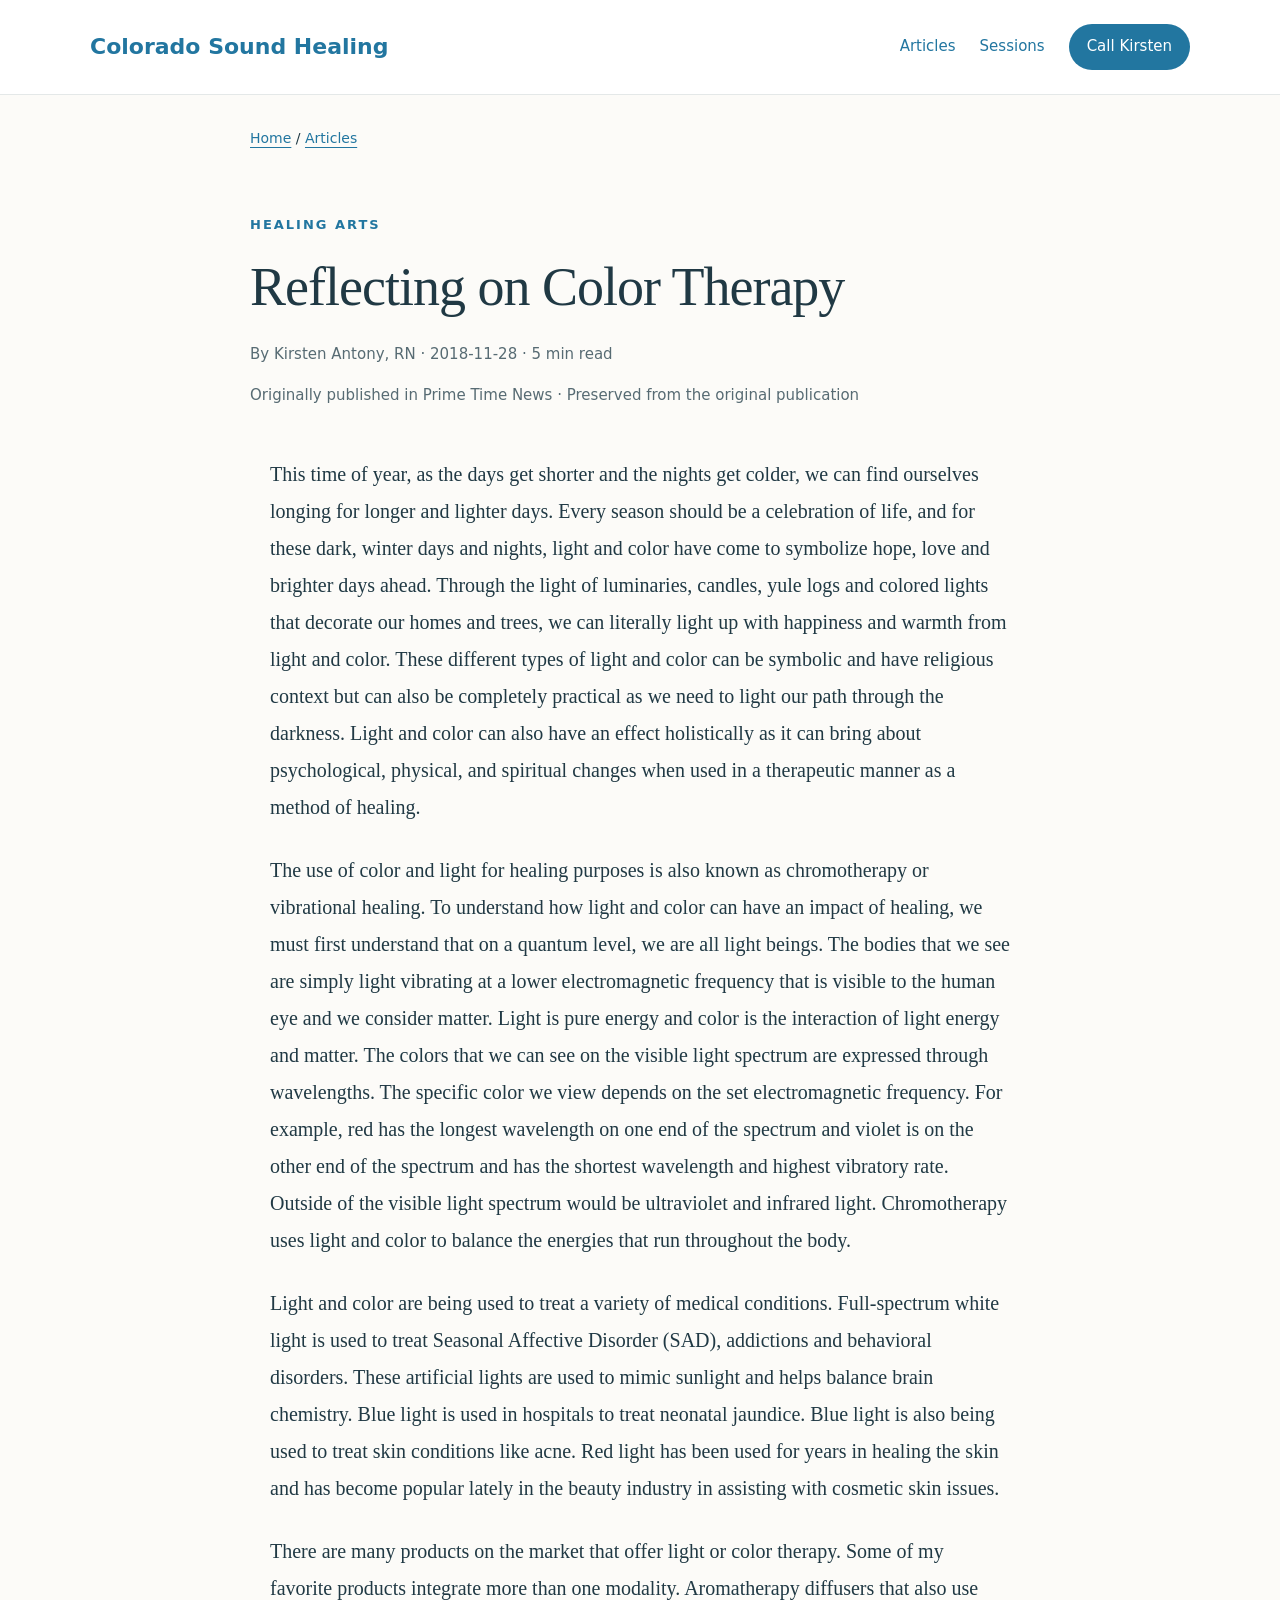
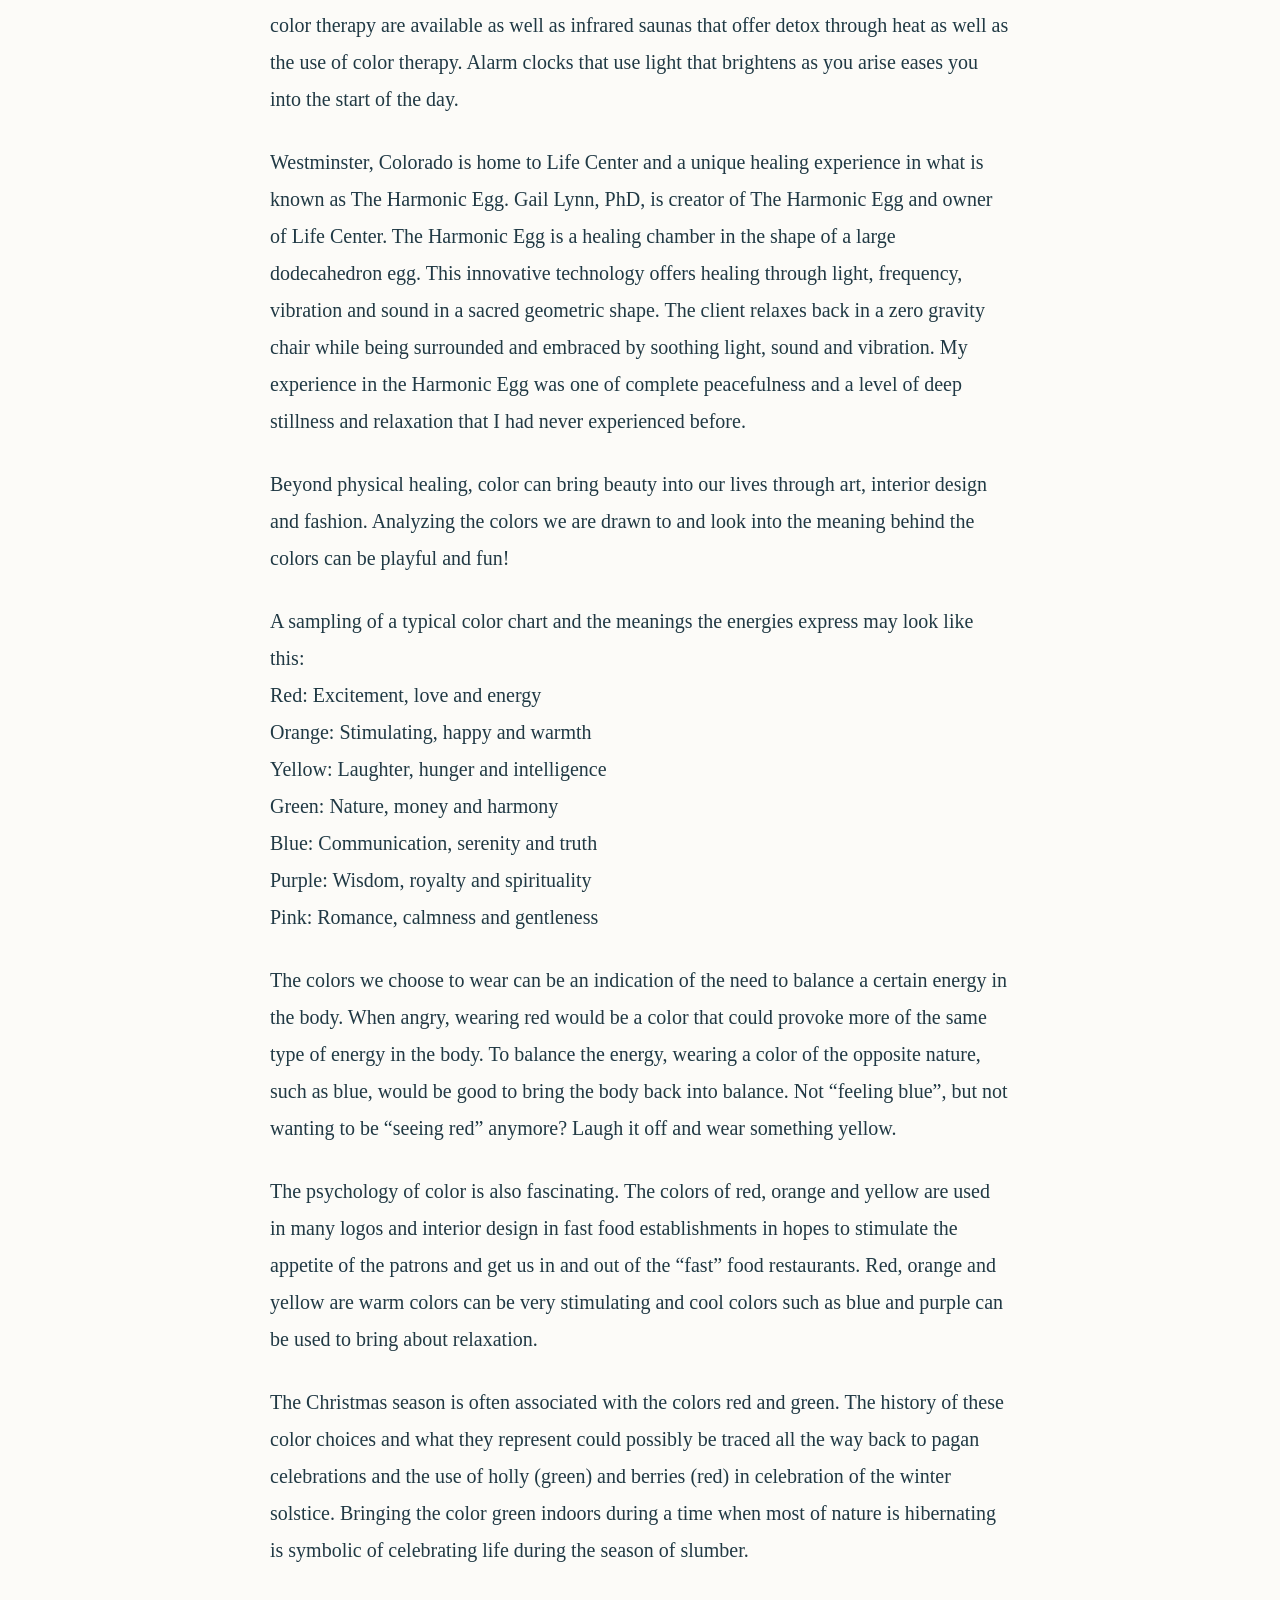
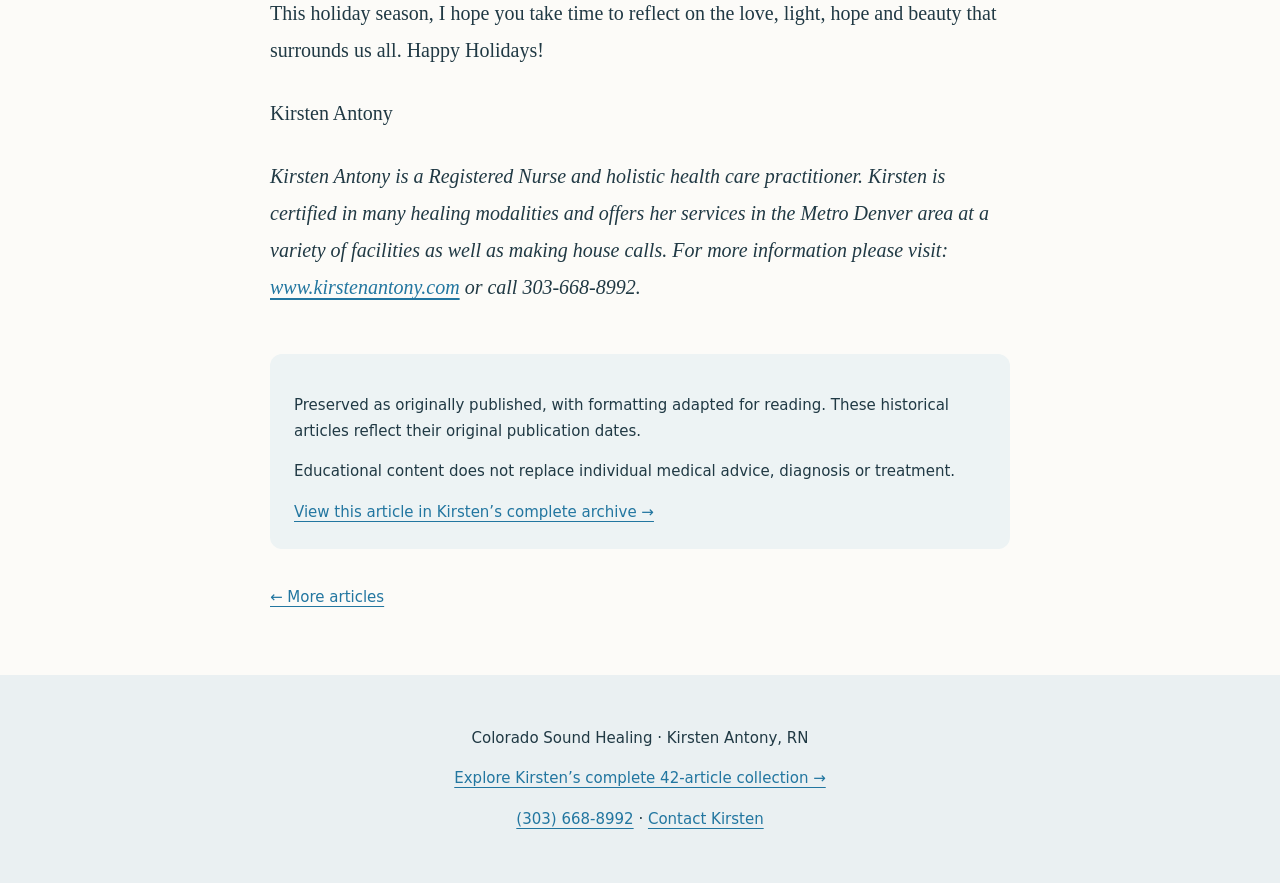
<file: articles/reflecting-on-color-therapy.html>
<!doctype html><html lang="en"><head><meta charset="utf-8"><meta name="viewport" content="width=device-width,initial-scale=1"><title>Reflecting on Color Therapy | Colorado Sound Healing</title><meta name="description" content="This time of year, as the days get shorter and the nights get colder, we can find ourselves longing for longer and lighter days. Every season should be a…"><link rel="canonical" href="https://coloradofootcarenurse.com/articles/reflecting-on-color-therapy.html"><meta property="og:type" content="article"><meta property="og:title" content="Reflecting on Color Therapy"><meta property="og:description" content="This time of year, as the days get shorter and the nights get colder, we can find ourselves longing for longer and lighter days. Every season should be a…"><meta property="og:url" content="https://coloradofootcarenurse.com/articles/reflecting-on-color-therapy.html"><meta name="author" content="Kirsten Antony, RN"><link rel="icon" href="../assets/img/favi.png"><link rel="stylesheet" href="../assets/css/articles.css"><script type="application/ld+json">{"@context": "https://schema.org", "@type": "Article", "name": "Reflecting on Color Therapy", "url": "https://coloradofootcarenurse.com/articles/reflecting-on-color-therapy.html", "author": {"@type": "Person", "name": "Kirsten Antony", "honorificSuffix": "RN", "url": "https://coloradofootcarenurse.com/about.html"}, "headline": "Reflecting on Color Therapy", "datePublished": "2018-11-28", "articleSection": "Healing arts", "mainEntityOfPage": "https://coloradofootcarenurse.com/articles/reflecting-on-color-therapy.html"}</script></head><body><a class="skip" href="#main">Skip to article content</a><header><a class="brand" href="../index.html">Colorado Sound Healing</a><nav aria-label="Main navigation"><a href="../articles.html">Articles</a><a href="../index.html#services">Sessions</a><a class="call" href="tel:+13036688992">Call Kirsten</a></nav></header><main id="main"><nav class="breadcrumbs" aria-label="Breadcrumb"><a href="../index.html">Home</a> / <a href="../articles.html">Articles</a></nav><section class="intro"><p class="eyebrow">Healing arts</p><h1>Reflecting on Color Therapy</h1><p class="byline">By Kirsten Antony, RN · <time datetime="2018-11-28">2018-11-28</time> · 5 min read</p><p class="publication">Originally published in Prime Time News · Preserved from the original publication</p></section><article class="prose">
								
<p>This time of year, as the days get shorter and the nights get colder, we can find ourselves longing for longer and lighter days. Every season should be a celebration of life, and for these dark, winter days and nights, light and color have come to symbolize hope, love and brighter days ahead. Through the light of luminaries, candles, yule logs and colored lights that decorate our homes and trees, we can literally light up with happiness and warmth from light and color. These different types of light and color can be symbolic and have religious context but can also be completely practical as we need to light our path through the darkness. Light and color can also have an effect holistically as it can bring about psychological, physical, and spiritual changes when used in a therapeutic manner as a method of healing.</p>
<p>The use of color and light for healing purposes is also known as chromotherapy or vibrational healing. To understand how light and color can have an impact of healing, we must first understand that on a quantum level, we are all light beings. The bodies that we see are simply light vibrating at a lower electromagnetic frequency that is visible to the human eye and we consider matter. Light is pure energy and color is the interaction of light energy and matter. The colors that we can see on the visible light spectrum are expressed through wavelengths. The specific color we view depends on the set electromagnetic frequency. For example, red has the longest wavelength on one end of the spectrum and violet is on the other end of the spectrum and has the shortest wavelength and highest vibratory rate. Outside of the visible light spectrum would be ultraviolet and infrared light. Chromotherapy uses light and color to balance the energies that run throughout the body.</p>
<p>Light and color are being used to treat a variety of medical conditions. Full-spectrum white light is used to treat Seasonal Affective Disorder (SAD), addictions and behavioral disorders. These artificial lights are used to mimic sunlight and helps balance brain chemistry. Blue light is used in hospitals to treat neonatal jaundice. Blue light is also being used to treat skin conditions like acne. Red light has been used for years in healing the skin and has become popular lately in the beauty industry in assisting with cosmetic skin issues.</p>
<p>There are many products on the market that offer light or color therapy. Some of my favorite products integrate more than one modality. Aromatherapy diffusers that also use color therapy are available as well as infrared saunas that offer detox through heat as well as the use of color therapy. Alarm clocks that use light that brightens as you arise eases you into the start of the day.</p>
<p>Westminster, Colorado is home to Life Center and a unique healing experience in what is known as The Harmonic Egg. Gail Lynn, PhD, is creator of The Harmonic Egg and owner of Life Center. The Harmonic Egg is a healing chamber in the shape of a large dodecahedron egg. This innovative technology offers healing through light, frequency, vibration and sound in a sacred geometric shape. The client relaxes back in a zero gravity chair while being surrounded and embraced by soothing light, sound and vibration. My experience in the Harmonic Egg was one of complete peacefulness and a level of deep stillness and relaxation that I had never experienced before.</p>
<p>Beyond physical healing, color can bring beauty into our lives through art, interior design and fashion. Analyzing the colors we are drawn to and look into the meaning behind the colors can be playful and fun!</p>
<p>A sampling of a typical color chart and the meanings the energies express may look like this:<br>
Red: Excitement, love and energy<br>
Orange: Stimulating, happy and warmth<br>
Yellow: Laughter, hunger and intelligence<br>
Green: Nature, money and harmony<br>
Blue: Communication, serenity and truth<br>
Purple: Wisdom, royalty and spirituality<br>
Pink: Romance, calmness and gentleness</p>
<p>The colors we choose to wear can be an indication of the need to balance a certain energy in the body. When angry, wearing red would be a color that could provoke more of the same type of energy in the body. To balance the energy, wearing a color of the opposite nature, such as blue, would be good to bring the body back into balance. Not “feeling blue”, but not wanting to be “seeing red” anymore? Laugh it off and wear something yellow.</p>
<p>The psychology of color is also fascinating. The colors of red, orange and yellow are used in many logos and interior design in fast food establishments in hopes to stimulate the appetite of the patrons and get us in and out of the “fast” food restaurants. Red, orange and yellow are warm colors can be very stimulating and cool colors such as blue and purple can be used to bring about relaxation.</p>
<p>The Christmas season is often associated with the colors red and green. The history of these color choices and what they represent could possibly be traced all the way back to pagan celebrations and the use of holly (green) and berries (red) in celebration of the winter solstice. Bringing the color green indoors during a time when most of nature is hibernating is symbolic of celebrating life during the season of slumber.</p>
<p>This holiday season, I hope you take time to reflect on the love, light, hope and beauty that surrounds us all. Happy Holidays!</p>
<a href="http://www.myprimetimenews.com/wp-content/uploads/2016/05/Kirsten-Antony.jpg"></a><p>Kirsten Antony</p>
<p><em>Kirsten Antony is a Registered Nurse and holistic health care practitioner. Kirsten is certified in many healing modalities and offers her services in the Metro Denver area at a variety of facilities as well as making house calls. For more information please visit: <a href="http://www.kirstenantony.com">www.kirstenantony.com</a> or call 303-668-8992.</em></p>
							


														</article><aside class="note"><p>Preserved as originally published, with formatting adapted for reading. These historical articles reflect their original publication dates.</p><p>Educational content does not replace individual medical advice, diagnosis or treatment.</p><a href="https://coloradofootcarenurse.com/articles/reflecting-on-color-therapy.html">View this article in Kirsten’s complete archive →</a></aside><div class="reader-end"><a href="../articles.html">← More articles</a></div></main><footer><p>Colorado Sound Healing · Kirsten Antony, RN</p><a href="https://coloradofootcarenurse.com/articles.html">Explore Kirsten’s complete 42-article collection →</a><p><a href="tel:+13036688992">(303) 668-8992</a> · <a href="../index.html#contact">Contact Kirsten</a></p></footer></body></html>
</file>
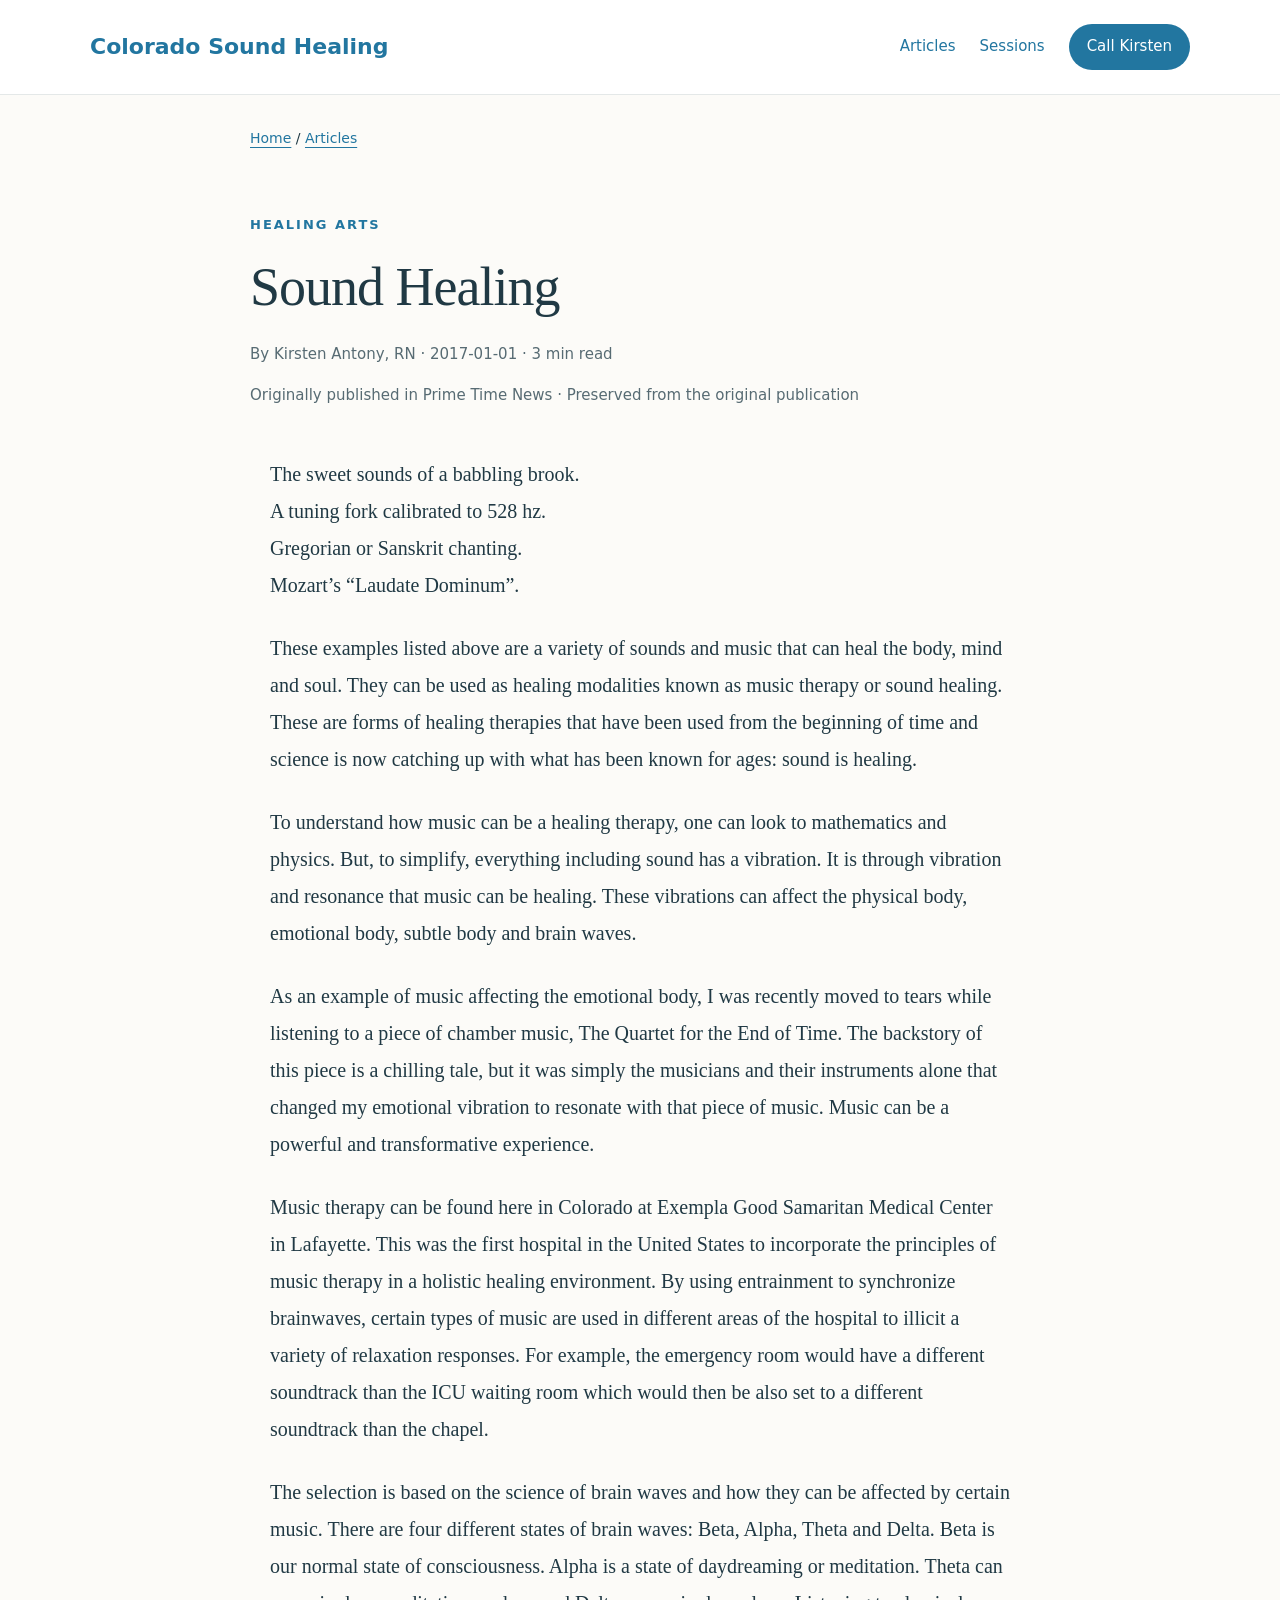
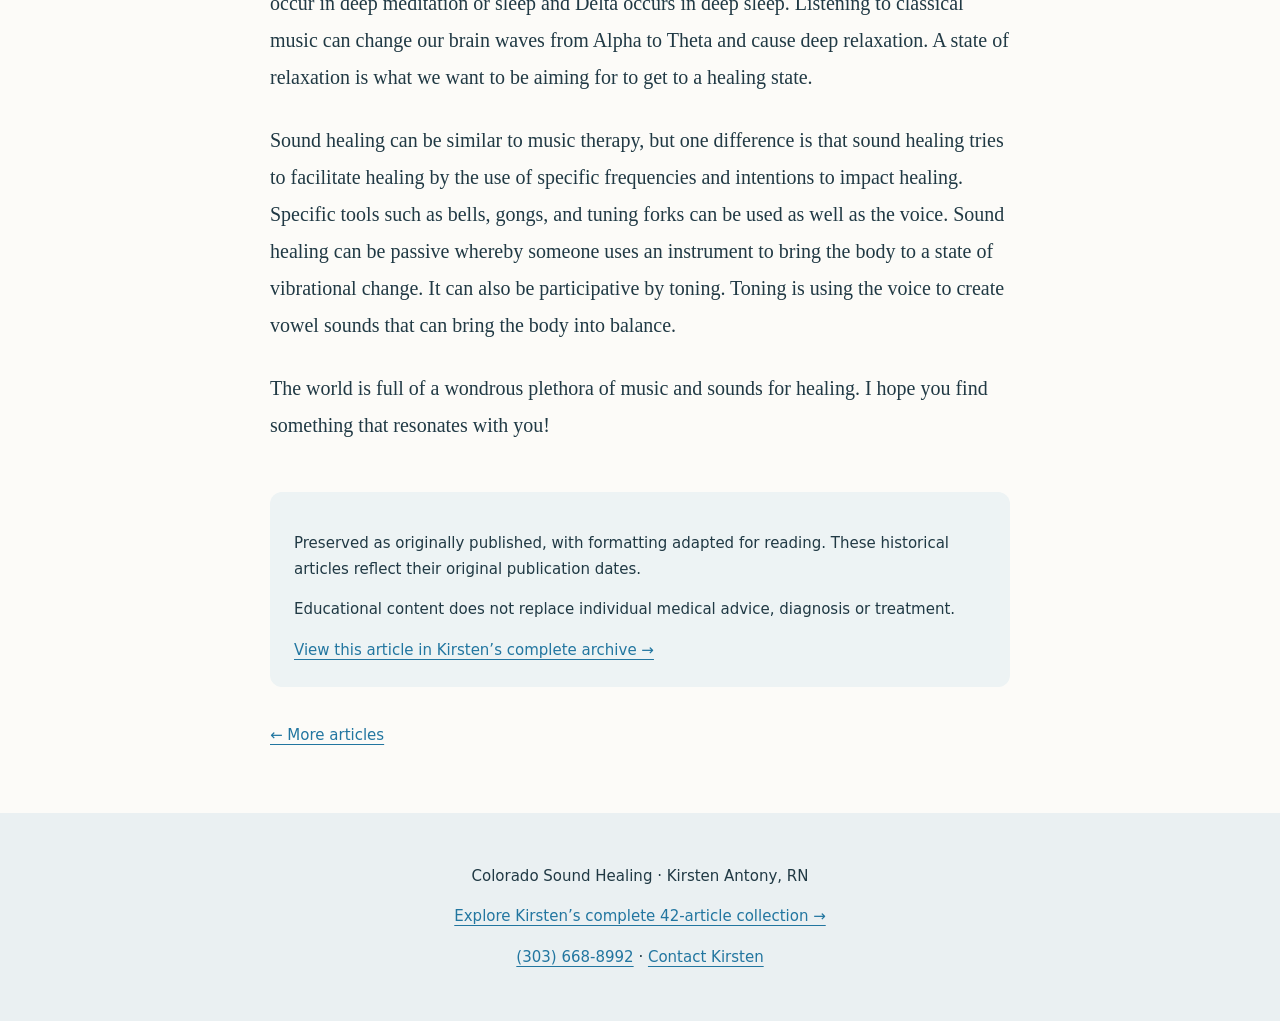
<file: articles/sound-healing.html>
<!doctype html><html lang="en"><head><meta charset="utf-8"><meta name="viewport" content="width=device-width,initial-scale=1"><title>Sound Healing | Colorado Sound Healing</title><meta name="description" content="The sweet sounds of a babbling brook. A tuning fork calibrated to 528 hz. Gregorian or Sanskrit chanting. Mozart’s “Laudate Dominum”."><link rel="canonical" href="https://coloradofootcarenurse.com/articles/sound-healing.html"><meta property="og:type" content="article"><meta property="og:title" content="Sound Healing"><meta property="og:description" content="The sweet sounds of a babbling brook. A tuning fork calibrated to 528 hz. Gregorian or Sanskrit chanting. Mozart’s “Laudate Dominum”."><meta property="og:url" content="https://coloradofootcarenurse.com/articles/sound-healing.html"><meta name="author" content="Kirsten Antony, RN"><link rel="icon" href="../assets/img/favi.png"><link rel="stylesheet" href="../assets/css/articles.css"><script type="application/ld+json">{"@context": "https://schema.org", "@type": "Article", "name": "Sound Healing", "url": "https://coloradofootcarenurse.com/articles/sound-healing.html", "author": {"@type": "Person", "name": "Kirsten Antony", "honorificSuffix": "RN", "url": "https://coloradofootcarenurse.com/about.html"}, "headline": "Sound Healing", "datePublished": "2017-01-01", "articleSection": "Healing arts", "mainEntityOfPage": "https://coloradofootcarenurse.com/articles/sound-healing.html"}</script></head><body><a class="skip" href="#main">Skip to article content</a><header><a class="brand" href="../index.html">Colorado Sound Healing</a><nav aria-label="Main navigation"><a href="../articles.html">Articles</a><a href="../index.html#services">Sessions</a><a class="call" href="tel:+13036688992">Call Kirsten</a></nav></header><main id="main"><nav class="breadcrumbs" aria-label="Breadcrumb"><a href="../index.html">Home</a> / <a href="../articles.html">Articles</a></nav><section class="intro"><p class="eyebrow">Healing arts</p><h1>Sound Healing</h1><p class="byline">By Kirsten Antony, RN · <time datetime="2017-01-01">2017-01-01</time> · 3 min read</p><p class="publication">Originally published in Prime Time News · Preserved from the original publication</p></section><article class="prose"><p>The sweet sounds of a babbling brook.<br>A tuning fork calibrated to 528 hz.<br>Gregorian or Sanskrit chanting.<br>Mozart’s “Laudate Dominum”.</p><p>These examples listed above are a variety of sounds and music that can heal the body, mind and soul. They can be used as healing modalities known as music therapy or sound healing. These are forms of healing therapies that have been used from the beginning of time and science is now catching up with what has been known for ages: sound is healing.</p><p>To understand how music can be a healing therapy, one can look to mathematics and physics. But, to simplify, everything including sound has a vibration. It is through vibration and resonance that music can be healing. These vibrations can affect the physical body, emotional body, subtle body and brain waves.</p><p>As an example of music affecting the emotional body, I was recently moved to tears while listening to a piece of chamber music, The Quartet for the End of Time. The backstory of this piece is a chilling tale, but it was simply the musicians and their instruments alone that changed my emotional vibration to resonate with that piece of music. Music can be a powerful and transformative experience.</p><p>Music therapy can be found here in Colorado at Exempla Good Samaritan Medical Center in Lafayette. This was the first hospital in the United States to incorporate the principles of music therapy in a holistic healing environment. By using entrainment to synchronize brainwaves, certain types of music are used in different areas of the hospital to illicit a variety of relaxation responses. For example, the emergency room would have a different soundtrack than the ICU waiting room which would then be also set to a different soundtrack than the chapel.</p><p>The selection is based on the science of brain waves and how they can be affected by certain music. There are four different states of brain waves: Beta, Alpha, Theta and Delta. Beta is our normal state of consciousness. Alpha is a state of daydreaming or meditation. Theta can occur in deep meditation or sleep and Delta occurs in deep sleep. Listening to classical music can change our brain waves from Alpha to Theta and cause deep relaxation. A state of relaxation is what we want to be aiming for to get to a healing state.</p><p>Sound healing can be similar to music therapy, but one difference is that sound healing tries to facilitate healing by the use of specific frequencies and intentions to impact healing. Specific tools such as bells, gongs, and tuning forks can be used as well as the voice. Sound healing can be passive whereby someone uses an instrument to bring the body to a state of vibrational change. It can also be participative by toning. Toning is using the voice to create vowel sounds that can bring the body into balance.</p><p>The world is full of a wondrous plethora of music and sounds for healing. I hope you find something that resonates with you!</p><p></p></article><aside class="note"><p>Preserved as originally published, with formatting adapted for reading. These historical articles reflect their original publication dates.</p><p>Educational content does not replace individual medical advice, diagnosis or treatment.</p><a href="https://coloradofootcarenurse.com/articles/sound-healing.html">View this article in Kirsten’s complete archive →</a></aside><div class="reader-end"><a href="../articles.html">← More articles</a></div></main><footer><p>Colorado Sound Healing · Kirsten Antony, RN</p><a href="https://coloradofootcarenurse.com/articles.html">Explore Kirsten’s complete 42-article collection →</a><p><a href="tel:+13036688992">(303) 668-8992</a> · <a href="../index.html#contact">Contact Kirsten</a></p></footer></body></html>
</file>
<file: assets/css/articles.css>
:root{color-scheme:light;--ink:#203944;--blue:#2276a0;--paper:#fcfbf8}*{box-sizing:border-box}body{margin:0;background:var(--paper);color:var(--ink);font:17px/1.7 system-ui,sans-serif}a{color:var(--blue);text-underline-offset:4px}a:focus-visible{outline:3px solid var(--blue);outline-offset:5px}header{display:flex;justify-content:space-between;align-items:center;gap:20px;padding:24px max(24px,calc((100vw - 1100px)/2));background:#fff;border-bottom:1px solid #e4e8e8}.brand{font-size:22px;font-weight:700;text-decoration:none}header nav{display:flex;gap:24px;align-items:center;font-size:15px}header nav a{text-decoration:none}.call{background:var(--blue);color:white;border-radius:30px;padding:10px 18px}.skip{position:absolute;top:-100px}.skip:focus{top:10px;background:white;padding:10px;z-index:2}main{max-width:1040px;margin:auto;padding:0 24px}.intro{max-width:780px;margin:64px auto 40px}.eyebrow{text-transform:uppercase;font-size:13px;letter-spacing:2px;font-weight:700;color:var(--blue)}h1,h2{line-height:1.2}h1{font:clamp(34px,5vw,54px)/1.15 Georgia,serif;letter-spacing:-1px;margin:20px 0 24px}.intro>p:not(.eyebrow){max-width:690px}.byline,.publication{font-size:15px;color:#576b73}.breadcrumbs{max-width:780px;margin:32px auto;font-size:14px}.cards{display:grid;grid-template-columns:repeat(2,minmax(0,1fr));gap:24px;margin:40px auto 72px}.card{background:#fff;border:1px solid #dce5e7;border-radius:18px;padding:30px;text-decoration:none;color:var(--ink)}.card:hover{border-color:var(--blue)}.card span{font-size:13px;color:var(--blue)}.card h2{font:28px/1.3 Georgia,serif}.card p{font-size:16px}.card strong{color:var(--blue);font-size:14px}.prose{max-width:740px;margin:48px auto;font:20px/1.85 Georgia,serif;overflow-wrap:anywhere}.prose p{margin:0 0 26px}.prose li{margin-bottom:14px}.prose a{font:inherit}.note,.reader-end{max-width:740px;margin:36px auto;font-size:15px}.note{padding:24px;border-radius:12px;background:#edf3f4}.reader-end{margin-bottom:64px}footer{text-align:center;padding:36px 24px;background:#eaf0f2;font-size:15px}@media(max-width:640px){header{padding:20px;align-items:flex-start;flex-direction:column;gap:14px}header nav{gap:20px;flex-wrap:wrap}.brand{font-size:21px}.intro{margin-top:38px}.cards{grid-template-columns:1fr;gap:18px}.card{padding:24px}.prose{font-size:19px;line-height:1.8;margin-top:32px}main{padding:0 20px}}@media print{header,footer,.breadcrumbs,.reader-end,.skip{display:none}main{max-width:none}.intro{margin:0}.prose{font-size:12pt;line-height:1.5;max-width:none}.note{background:none}}
</file>
